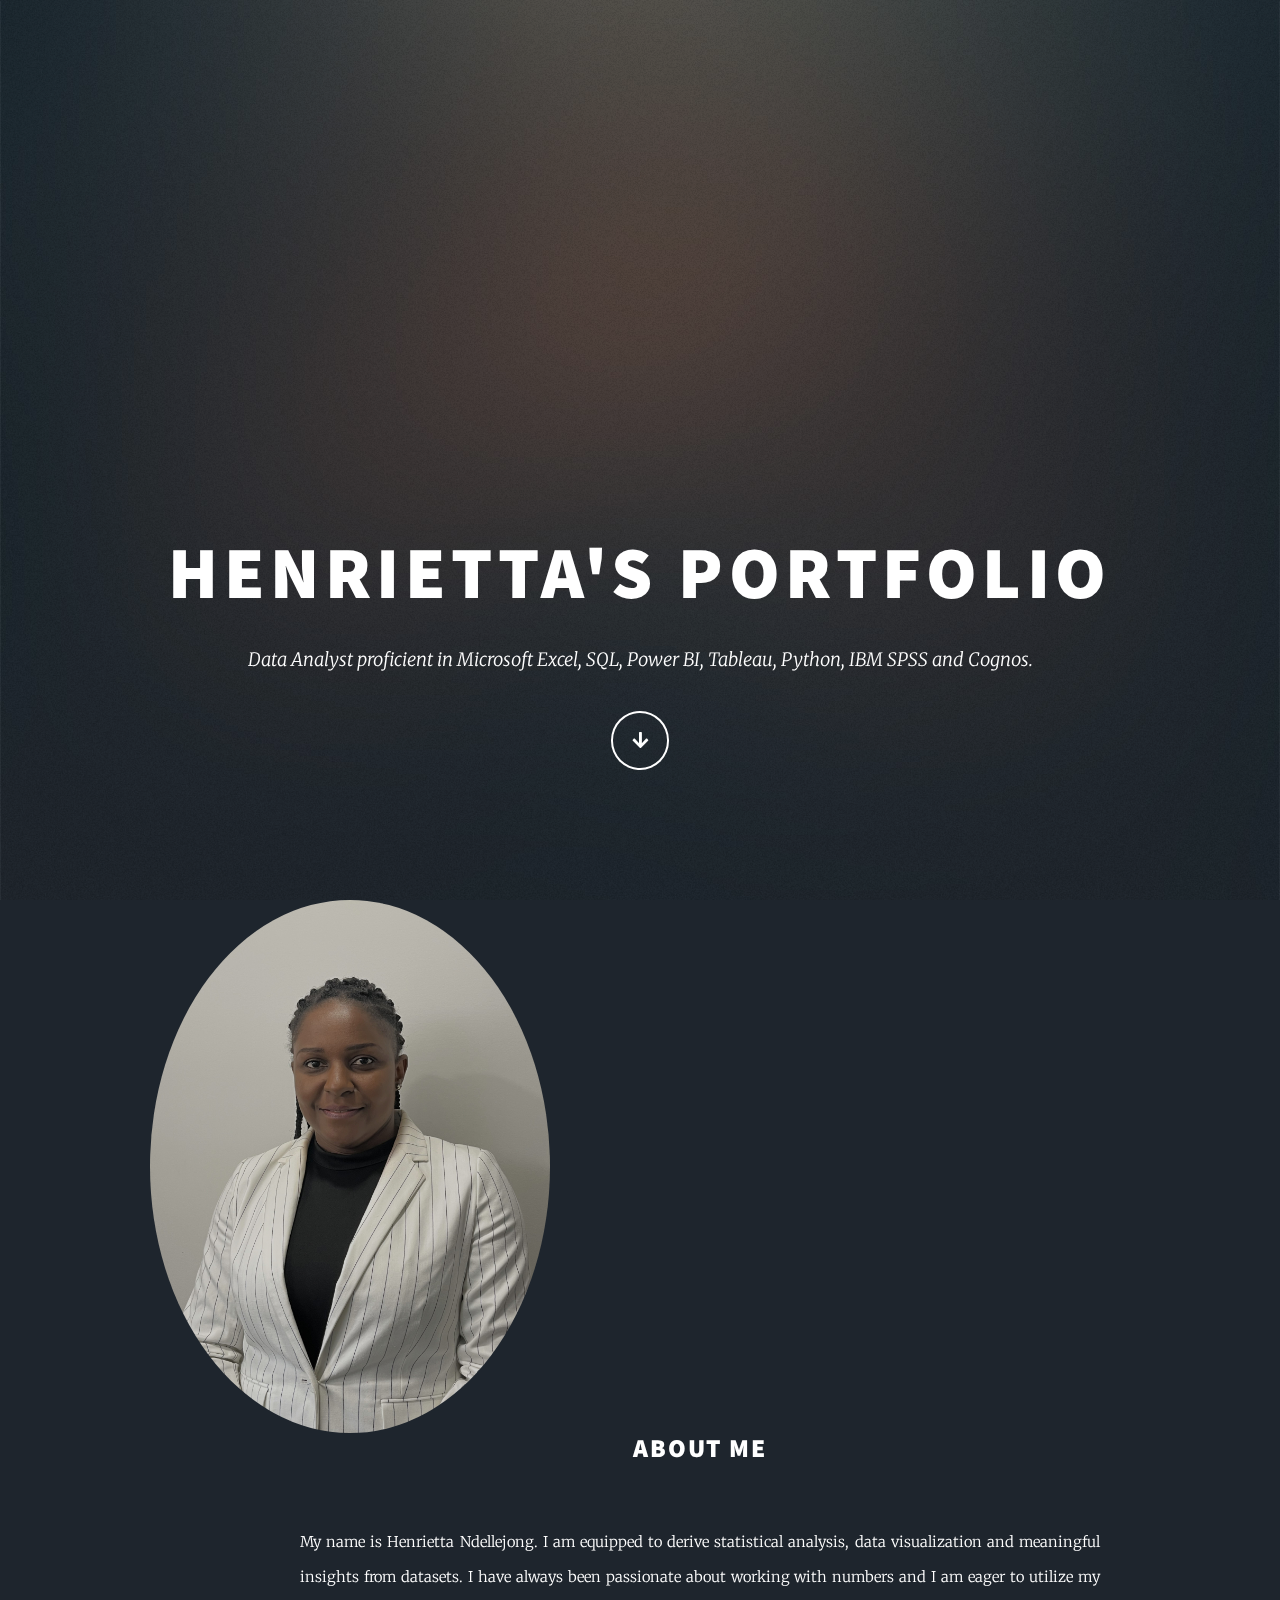
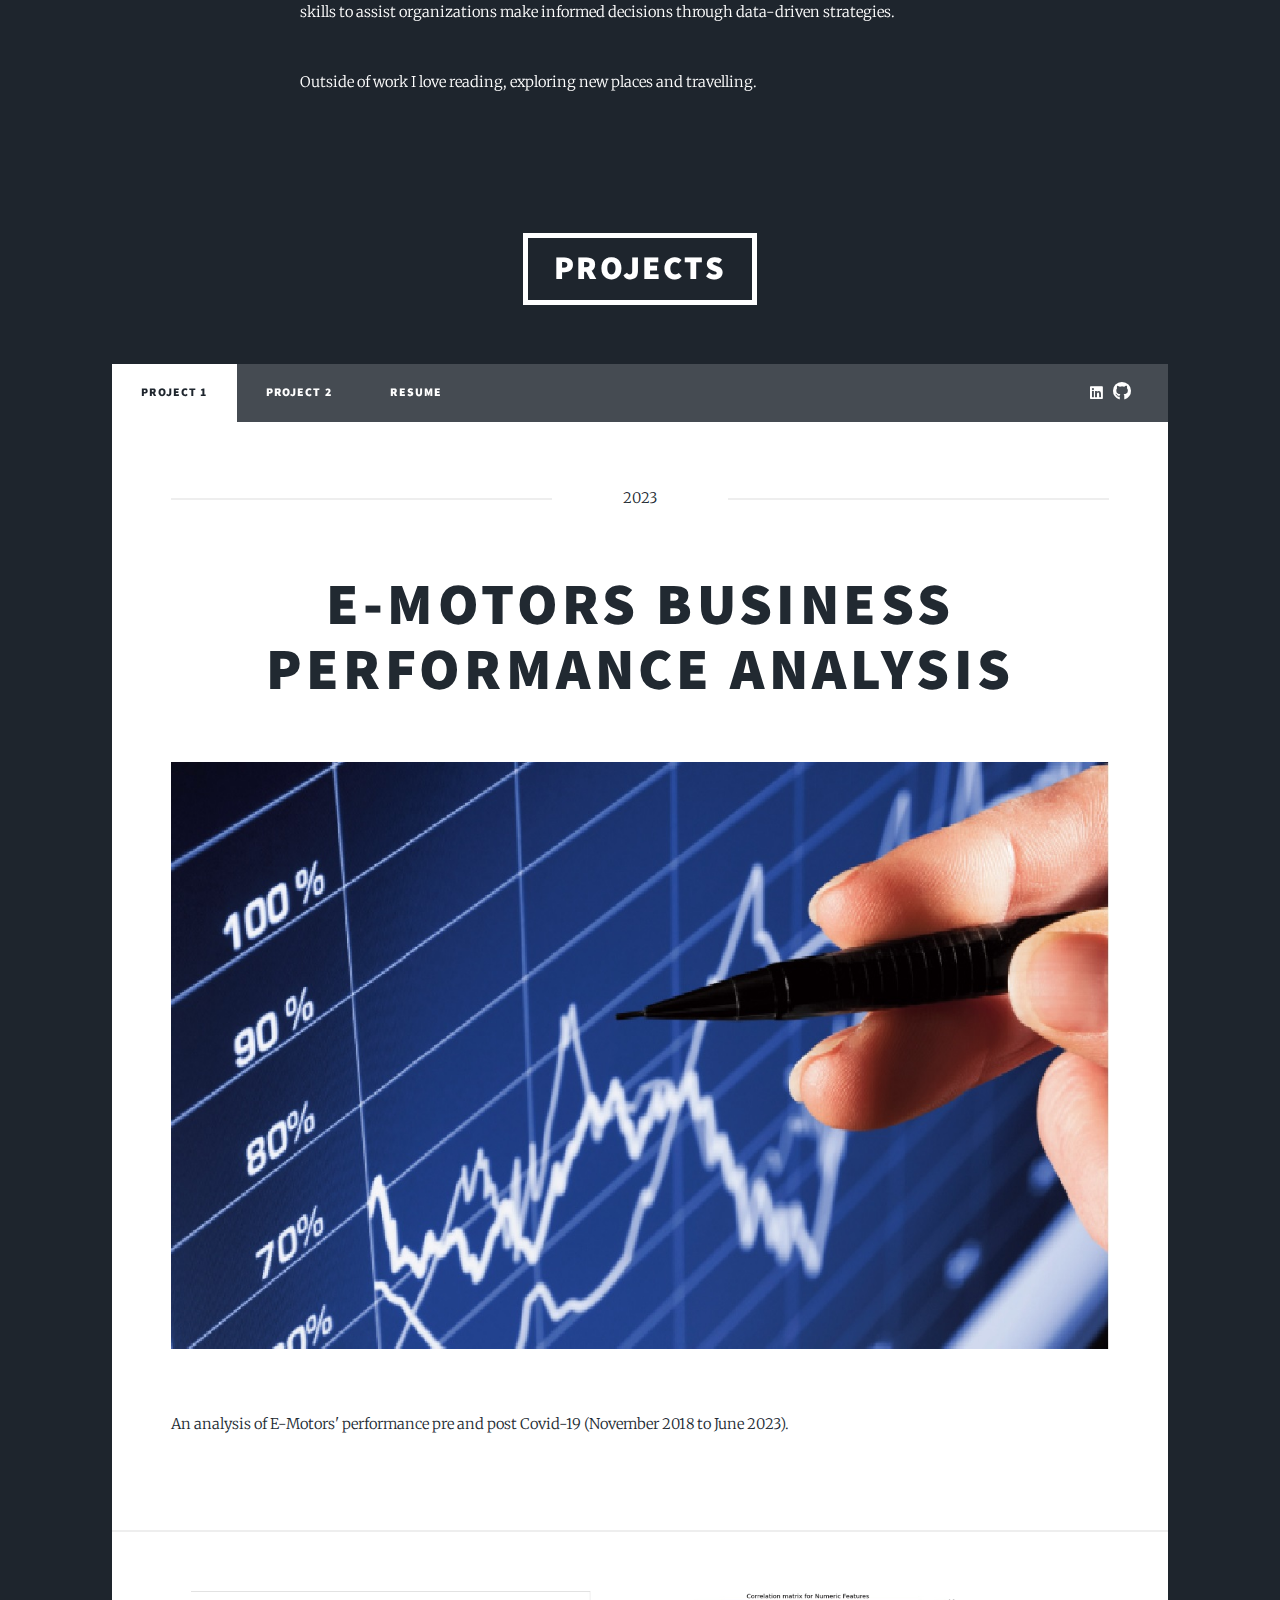
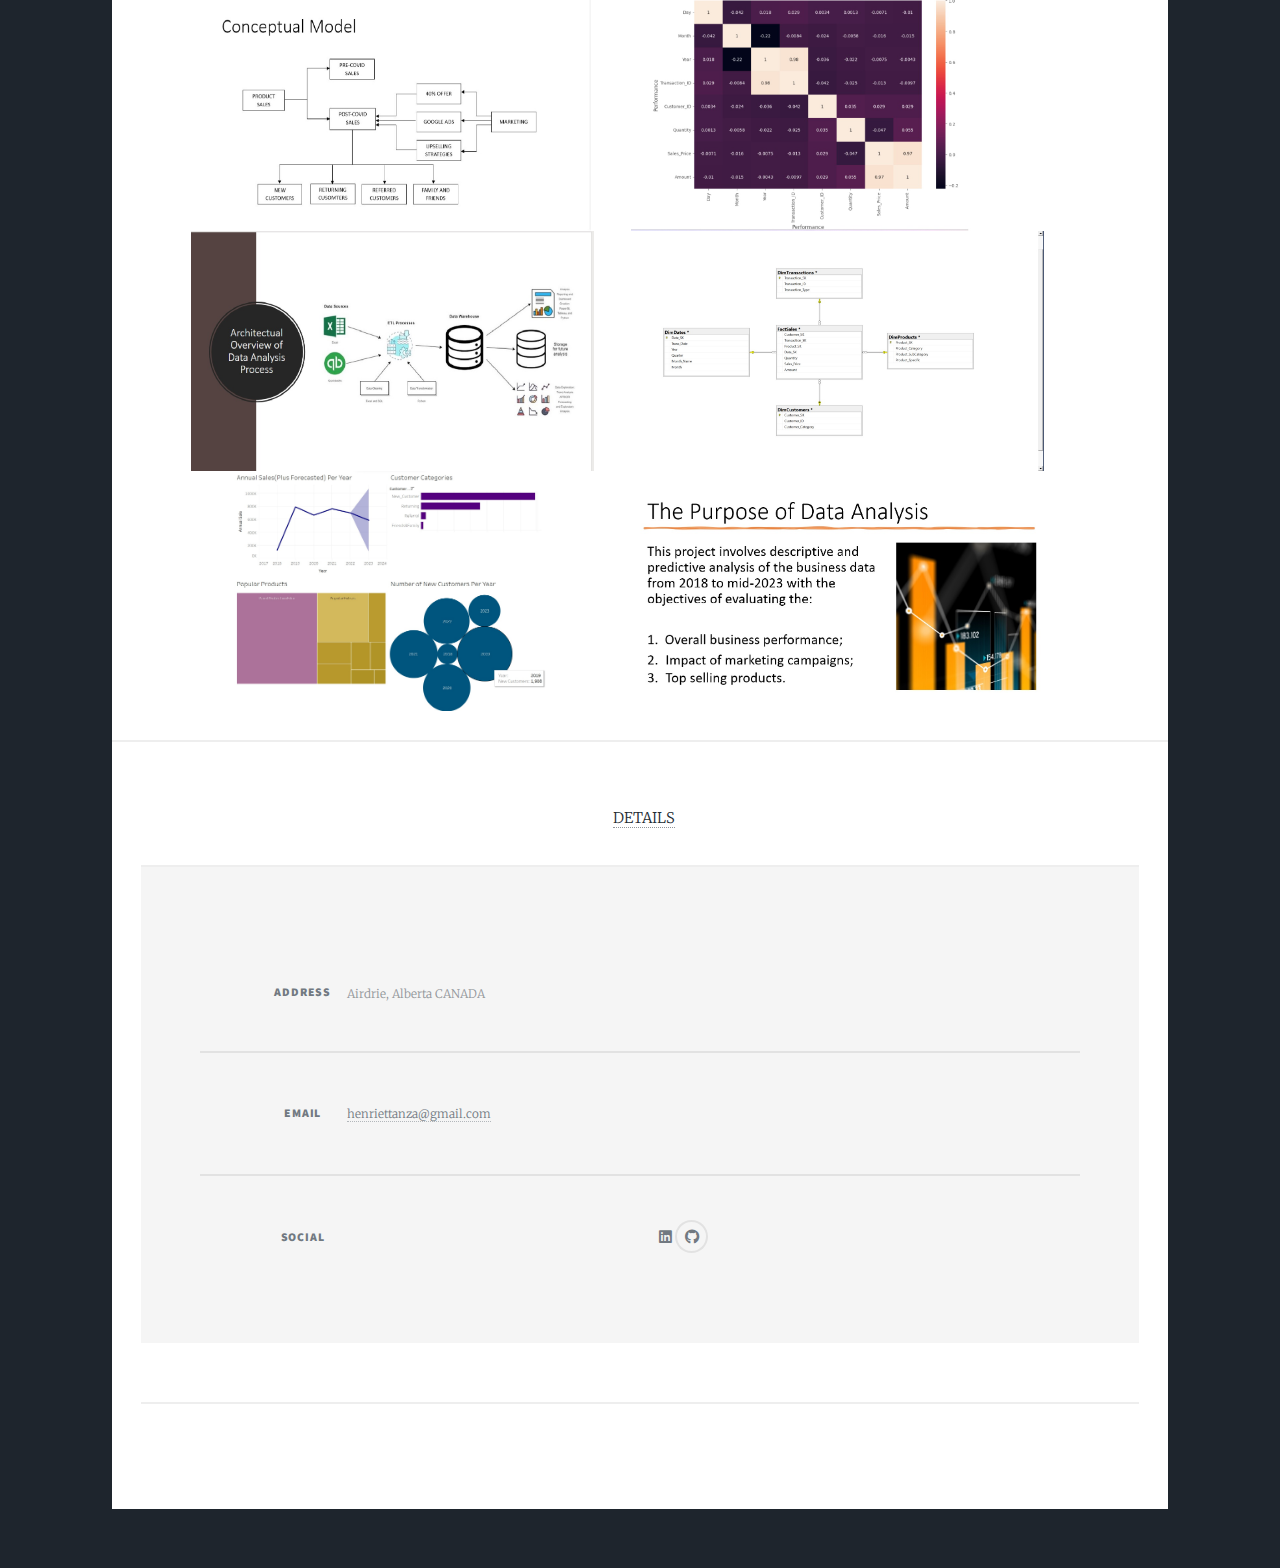
<file: index.html>
<!DOCTYPE HTML>
<!--
	Massively by HTML5 UP
	html5up.net | @ajlkn
	Free for personal and commercial use under the CCA 3.0 license (html5up.net/license)
-->
<html>
	<head>
		<title>Massively by HTML5 UP</title>
		<meta charset="utf-8" />
		<meta name="viewport" content="width=device-width, initial-scale=1, user-scalable=no" />
		<link rel="stylesheet" href="assets/css/main.css" />
		<noscript><link rel="stylesheet" href="assets/css/noscript.css" /></noscript>
	</head>
	<body class="is-preload">


		<!-- Wrapper -->
			<div id="wrapper" class="fade-in">


				<!-- Intro -->
					<div id="intro">
						<h1>Henrietta's Portfolio</h1>
						<p>Data Analyst proficient in Microsoft Excel, SQL, Power BI, Tableau, Python, IBM SPSS and Cognos. <a href="https://html5up.net/license"></a></p>
						
						
						<ul class="actions">
							<li><a href="#header" class="button icon solid solo fa-arrow-down scrolly">Continue</a></li>
						</ul>
					</div>

					<section id="about">
						<div class="content">
							<div class="about-container">
								<img src="images/portfolio-pic.jpg" alt="Henrietta's Profile Picture" class="profile-picture">
								<div class="about-text">
									<header class="major">
										<h2>About Me</h2>
									</header>
									<p>
										My name is Henrietta Ndellejong. I am equipped to derive statistical analysis, data visualization and meaningful insights from datasets. I have always been passionate about working with numbers and I am eager to utilize my skills to assist organizations make informed decisions through data-driven strategies.
										<br><br>
										Outside of work I love reading, exploring new places and travelling.
									</p>
								</div>
							</div>
						</div>
					</section>
					
					

				<!-- Header -->
					<header id="header">
						<a href="index.html" class="logo">Projects</a>
					</header>

				<!-- Nav -->
					<nav id="nav">
						<ul class="links">
							<li class="active"><a href="index.html">Project 1</a></li>
							<li><a href="generic.html">Project 2</a></li>
							<li><a href="elements.html">Resume</a></li>
				
						</ul>
						<ul class="icons">
							<a href="https://www.linkedin.com/in/henrietta-ndellejong-128893278/" class="icon brands alt fa-linkedin"><span class="label">LinkedIn</span></a></li>
									<li><a href="https://github.com/Henrietta-AWS" class="icon brands alt fa-github"><span class="label">GitHub</span></a></li>
						</ul>
					</nav>

				<!-- Main -->
				<div id="main">

					<!-- Featured Post -->
						<article class="post featured">
							<header class="major">
								<span class="date">2023</span>
								<h2><a href="#">E-Motors Business Performance Analysis</a></h2>
								
							</header>
							<a href="#" class="image main"><img src="images/project-1-pic.jpg" alt="" /></a>
						    <p>An analysis of E-Motors' performance pre and post Covid-19 (November 2018 to June 2023). </p>
							</ul>
						</article>

			
						<head>
							<style>
								.images {
									display: flex;
									flex-wrap: wrap;
									margin: 0 50px;
									padding: 30px;
								}
						  
								.photo {
									max-width: 50%;
									padding:0  20px;
									height: 240px;
								}
						  
								.photo img {
									width: 100%;
									height: 100%;
								}
							</style>
						</head>
						  
						<body>
							<div class="images">
								<div class="photo">
									<img src="images/project-1-1.jpg" alt="photo" />
								</div>
						  
								<div class="photo">
									<img src="images/project-1-python-corr.jpg" alt="photo" />
								</div>
								  
								<div class="photo">
									<img src="images/project-1-3.jpg" alt="photo" />
								</div>
								<div class="photo">
									<img src="images/sql-star-project1.jpg" alt="photo" />
								</div>

								<div class="photo">
									<img src="images/TableauForAutoProtectors.jpg" alt="photo" />
								</div>
								<div class="photo">
									<img src="images/project-1-2.jpg" alt="photo" />
								</div>
							</div>

								<ul class="link" style="text-align: center;">
						<li class="active"><a href="https://github.com/Henrietta-AWS/projects.github.io/wiki"> DETAILS </a></li>
						
								</ul>

							</body>

						
							
							
								
							

				<!-- Footer -->
					<footer id="footer">
						
						<section class="split contact">
							<section class="alt">
								<h3>Address</h3>
								<p>Airdrie, Alberta CANADA</p>
							</section>
							<section>
								<h3>Email</h3>
								<p><a href="#">henriettanza@gmail.com</a></p>
							</section>
							<section>
								<h3>Social</h3>
								<ul class="icons alt">
									<a href="https://www.linkedin.com/in/henrietta-ndellejong-128893278/" class="icon brands alt fa-linkedin"><span class="label">LinkedIn</span></a></li>
									<li><a href="https://github.com/Henrietta-AWS" class="icon brands alt fa-github"><span class="label">GitHub</span></a></li>
								</ul>
							</section>
						</section>
					</footer>

				<!-- Copyright -->
					<div id="copyright">
						<ul><li>&copy; Untitled</li><li>Design: <a href="https://html5up.net">HTML5 UP</a></li></ul>
					</div>

			</div>

		<!-- Scripts -->
			<script src="assets/js/jquery.min.js"></script>
			<script src="assets/js/jquery.scrollex.min.js"></script>
			<script src="assets/js/jquery.scrolly.min.js"></script>
			<script src="assets/js/browser.min.js"></script>
			<script src="assets/js/breakpoints.min.js"></script>
			<script src="assets/js/util.js"></script>
			<script src="assets/js/main.js"></script>

	</body>
</html>
</file>
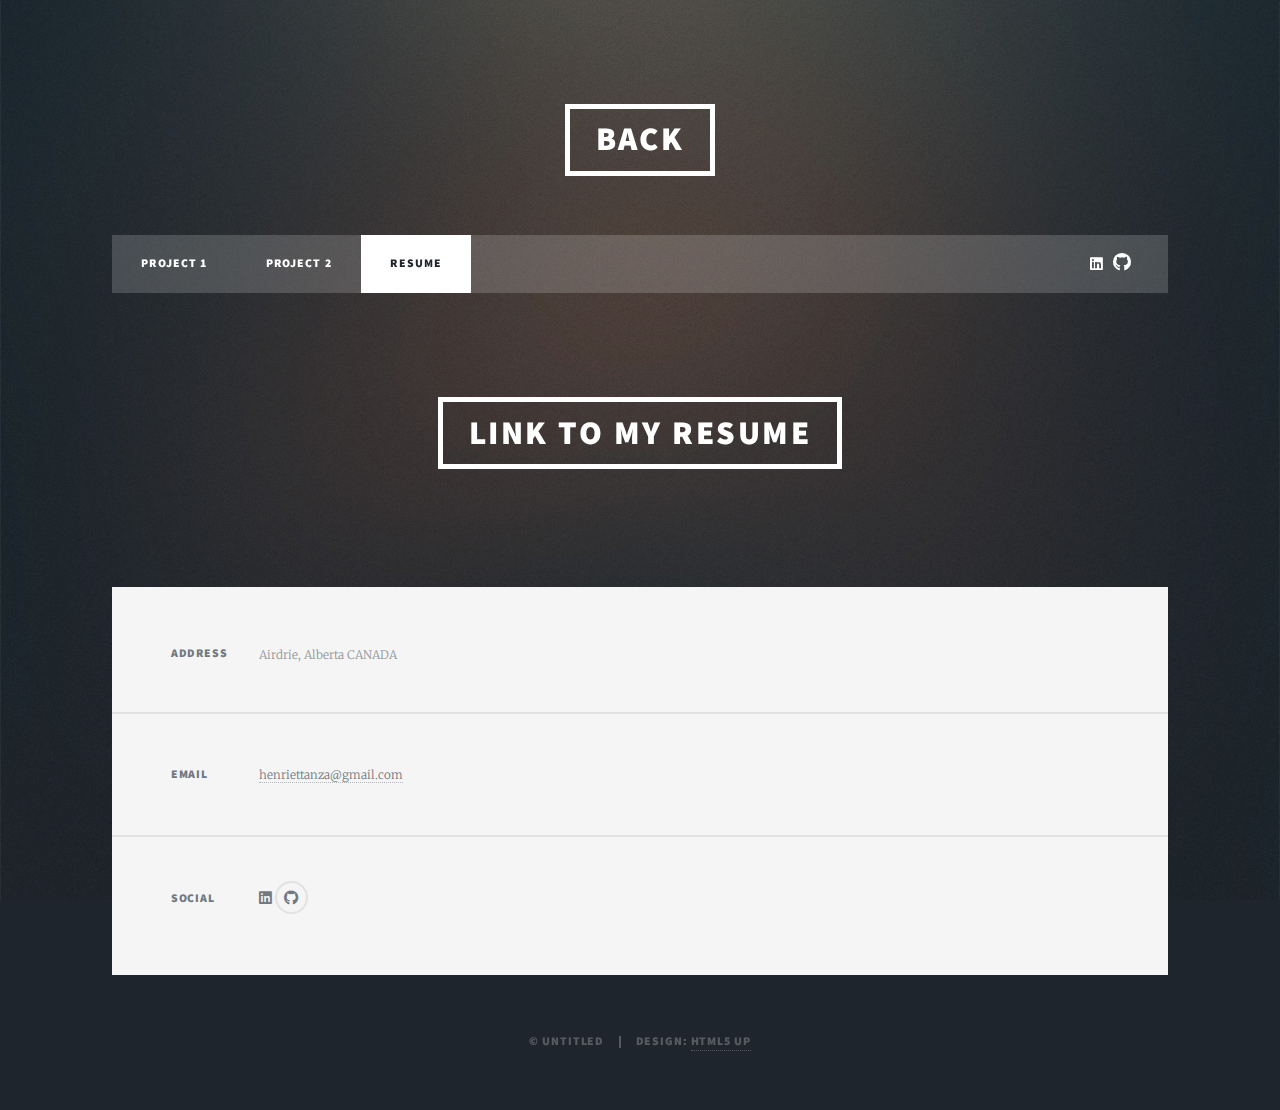
<file: elements.html>
<!DOCTYPE HTML>
<!--
	Massively by HTML5 UP
	html5up.net | @ajlkn
	Free for personal and commercial use under the CCA 3.0 license (html5up.net/license)
-->
<html>
	<head>
		<title>Elements Reference - Massively by HTML5 UP</title>
		<meta charset="utf-8" />
		<meta name="viewport" content="width=device-width, initial-scale=1, user-scalable=no" />
		<link rel="stylesheet" href="assets/css/main.css" />
		<noscript><link rel="stylesheet" href="assets/css/noscript.css" /></noscript>
	</head>
	<body class="is-preload">

		<!-- Wrapper -->
			<div id="wrapper">

				<!-- Header -->
					<header id="header">
						<a href="index.html" class="logo">BACK</a>
					</header>

				<!-- Nav -->
					<nav id="nav">
						<ul class="links">
							<li><a href="index.html">Project 1</a></li>
							<li><a href="generic.html">Project 2</a></li>
							<li class="active"><a href="elements.html">Resume</a></li>
						</ul>
						<ul class="icons">
							<a href="https://www.linkedin.com/in/henrietta-ndellejong-128893278/" class="icon brands alt fa-linkedin"><span class="label">LinkedIn</span></a></li>
									<li><a href="https://github.com/Henrietta-AWS" class="icon brands alt fa-github"><span class="label">GitHub</span></a></li>
						</ul>
						</ul>


						
					</nav>

					<!-- Header -->
					<header id="header">
						<a href="https://github.com/Henrietta-AWS/projects.github.io/wiki/RESUME" class="logo">LINK TO MY RESUME</a>
					</header>

				

				
				
				<!-- Footer -->
				<footer id="footer">
						
					<section class="split contact">
						<section class="alt">
							<h3>Address</h3>
							<p>Airdrie, Alberta CANADA</p>
						</section>
						<section>
							<h3>Email</h3>
							<p><a href="#">henriettanza@gmail.com</a></p>
						</section>
						<section>
							<h3>Social</h3>
							<ul class="icons alt">
								<a href="https://www.linkedin.com/in/henrietta-ndellejong-128893278/" class="icon brands alt fa-linkedin"><span class="label">LinkedIn</span></a></li>
								<li><a href="https://github.com/Henrietta-AWS" class="icon brands alt fa-github"><span class="label">GitHub</span></a></li>
							</ul>
						</section>
					</section>
				</footer>
				<!-- Copyright -->
					<div id="copyright">
						<ul><li>&copy; Untitled</li><li>Design: <a href="https://html5up.net">HTML5 UP</a></li></ul>
					</div>

			</div>

		<!-- Scripts -->
			<script src="assets/js/jquery.min.js"></script>
			<script src="assets/js/jquery.scrollex.min.js"></script>
			<script src="assets/js/jquery.scrolly.min.js"></script>
			<script src="assets/js/browser.min.js"></script>
			<script src="assets/js/breakpoints.min.js"></script>
			<script src="assets/js/util.js"></script>
			<script src="assets/js/main.js"></script>

	</body>
</html>
</file>
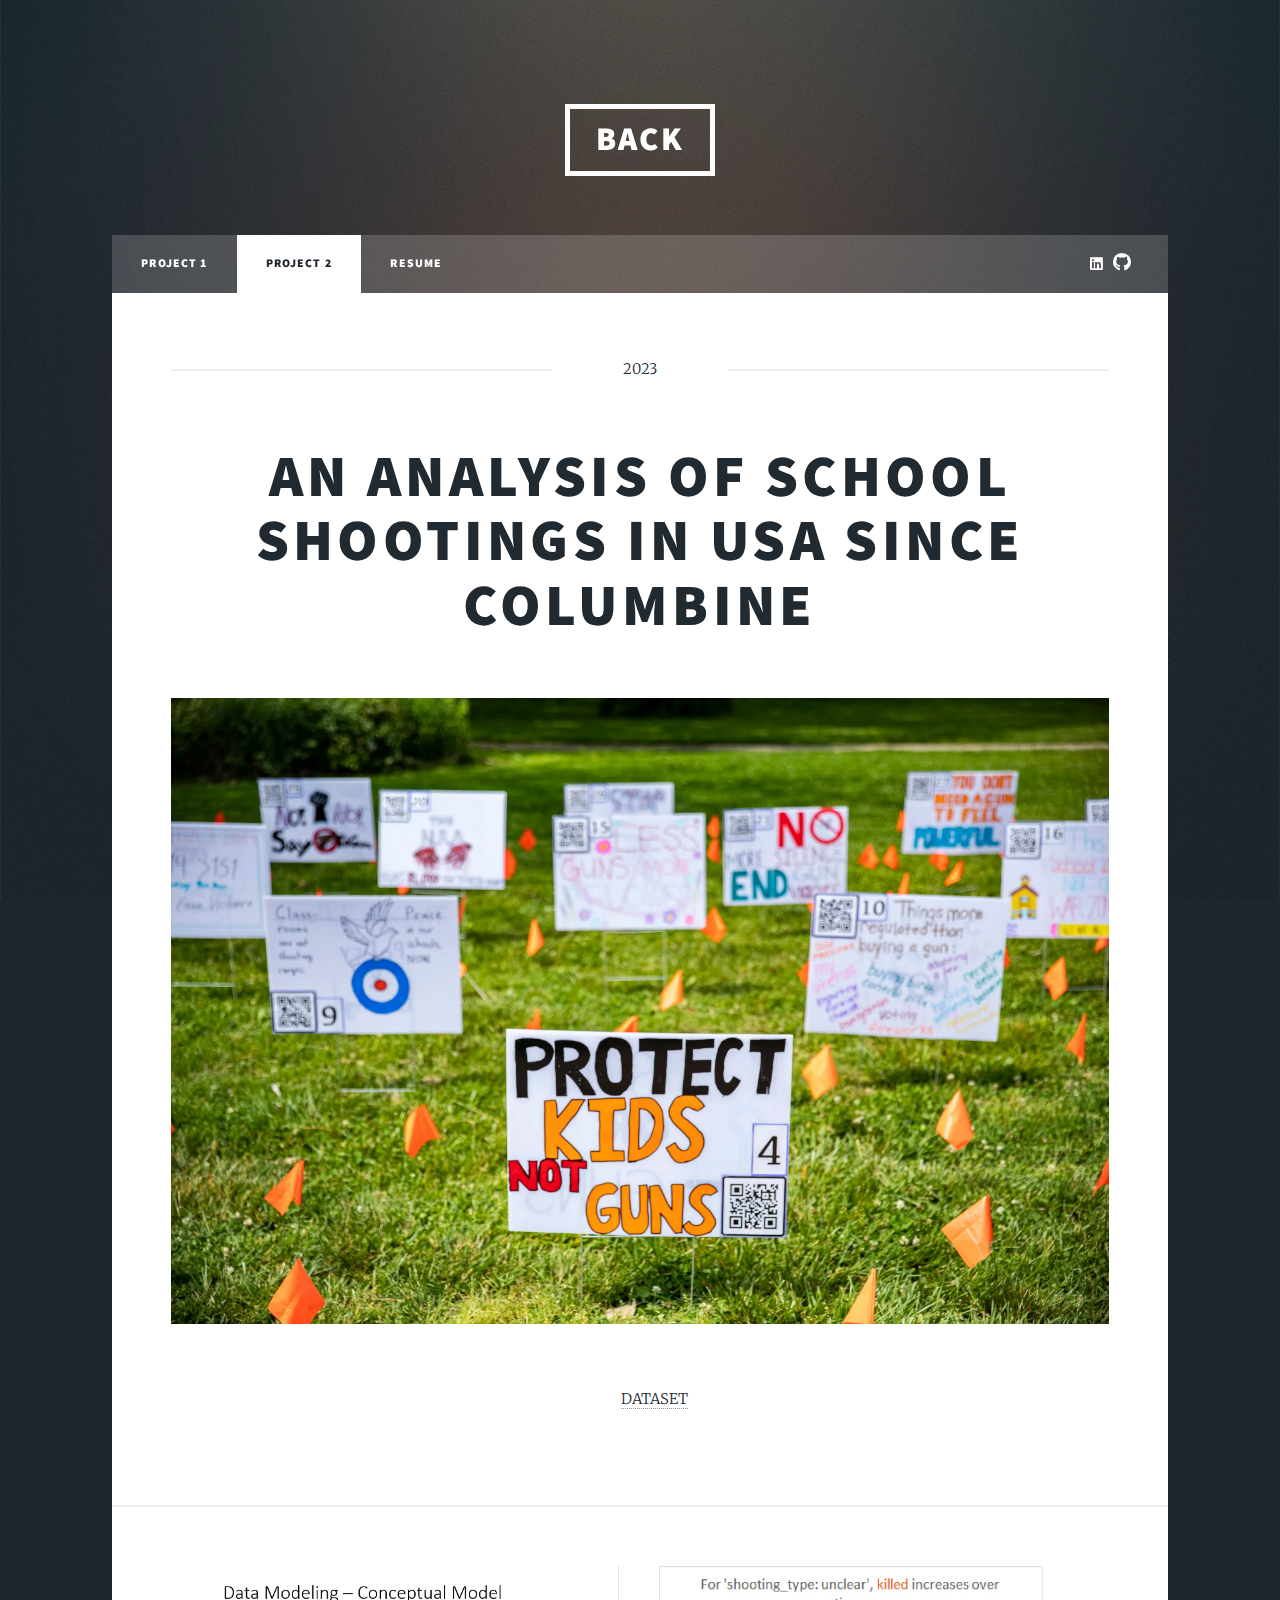
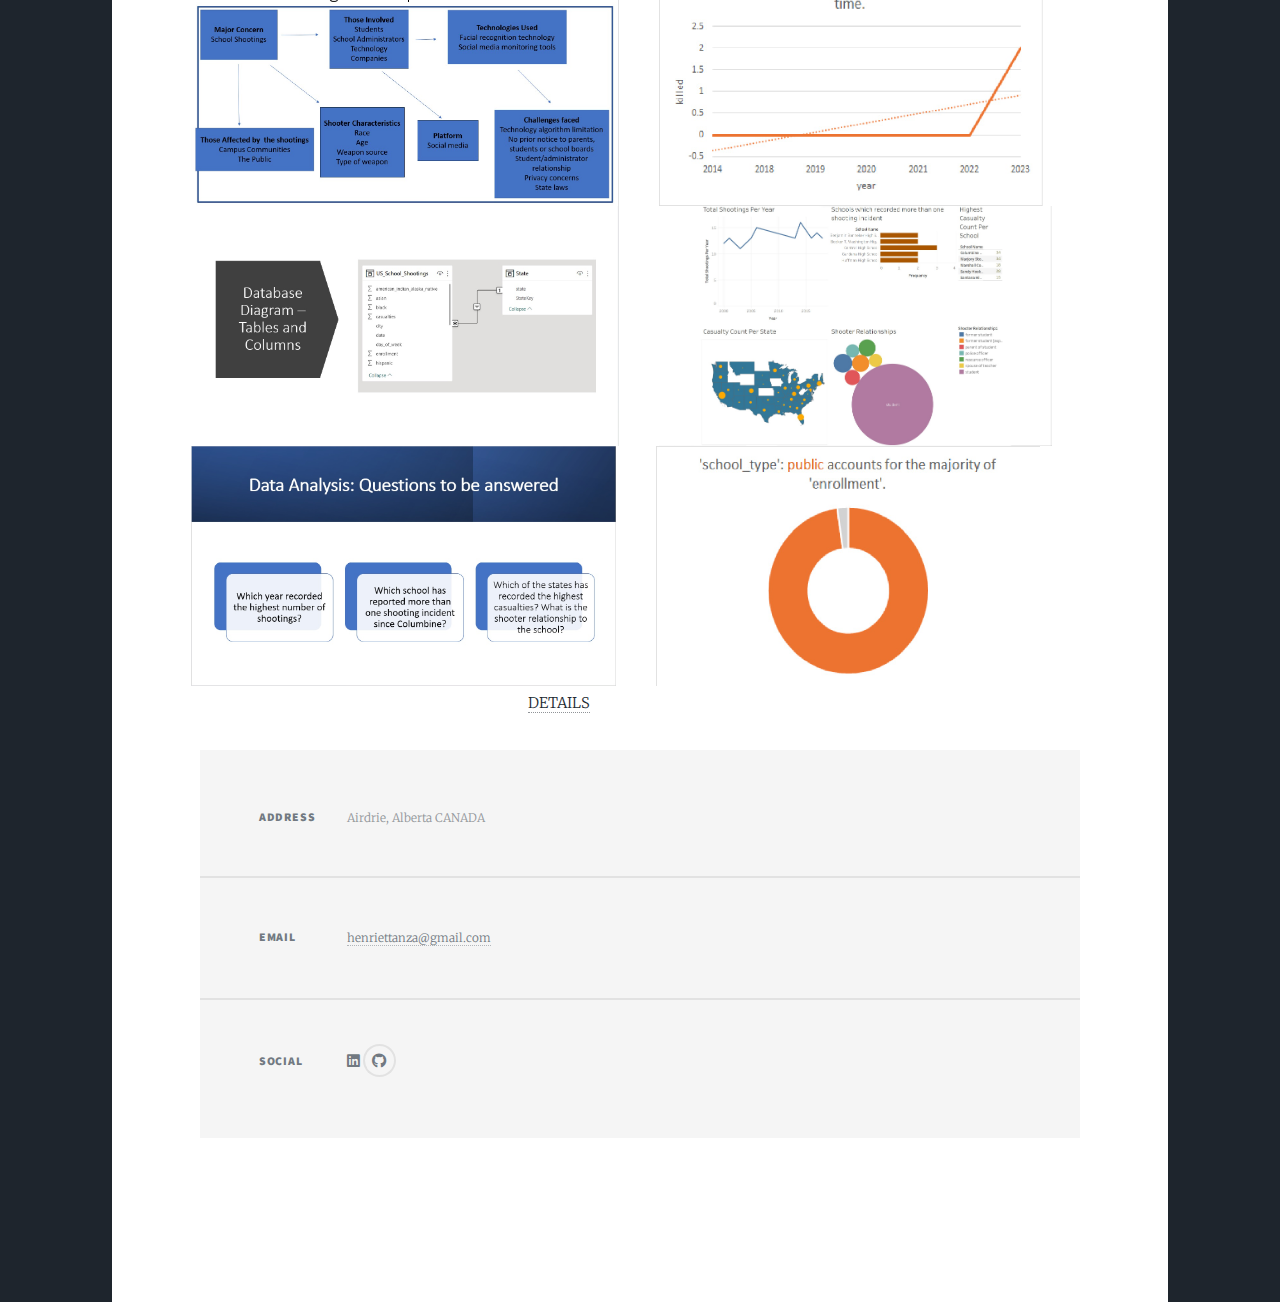
<file: generic.html>
<!DOCTYPE HTML>
<!--
	Massively by HTML5 UP
	html5up.net | @ajlkn
	Free for personal and commercial use under the CCA 3.0 license (html5up.net/license)
-->
<html>
	<head>
		<title>Microsoft Excel - Massively by HTML5 UP</title>
		<meta charset="utf-8" />
		<meta name="viewport" content="width=device-width, initial-scale=1, user-scalable=no" />
		<link rel="stylesheet" href="assets/css/main.css" />
		<noscript><link rel="stylesheet" href="assets/css/noscript.css" /></noscript>
	</head>
	<body class="is-preload">

		<!-- Wrapper -->
			<div id="wrapper">

				<!-- Header -->
					<header id="header">
						<a href="index.html" class="logo">BACK</a>
					</header>

				<!-- Nav -->
					<nav id="nav">
						<ul class="links">
							<li><a href="index.html">Project 1</a></li>
							<li class="active"><a href="generic.html">Project 2</a></li>
							<li><a href="elements.html">Resume</a></li>
						</ul>
						<ul class="icons">
							<a href="https://www.linkedin.com/in/henrietta-ndellejong-128893278/" class="icon brands alt fa-linkedin"><span class="label">LinkedIn</span></a></li>
									<li><a href="https://github.com/Henrietta-AWS" class="icon brands alt fa-github"><span class="label">GitHub</span></a></li>
						</ul>
					</nav>

				<!-- Main -->
				<div id="main">

					<!-- Featured Post -->
						<article class="post featured">
							<header class="major">
								<span class="date">2023</span>
								<h2><a href="#">An analysis of school shootings in USA since Columbine</a></h2>
								
							</header>
							<a href="#" class="image main"><img src="images/columbine-pic.jpg" alt="" /></a>
							<ul class="actions" style="text-align: center;">
								<li class="active"><a href="https://github.com/washingtonpost/data-school-shootings">DATASET</a></li>
							</ul>
			
						</article>

			
						<head>
							<style>
								.images {
									display: flex;
									flex-wrap: wrap;
									margin: 0 50px;
									padding: 30px;
								}
						  
								.photo {
									max-width: 50%;
									padding:0  20px;
									height: 240px;
								}
						  
								.photo img {
									width: 100%;
									height: 100%;
								}
							</style>
						</head>
						  
						<body>
							<div class="images">
								<div class="photo">
									<img src="images/columbine-1.jpg" alt="photo" />
								</div>

								<div class="photo">
									<img src="images/project-2-casualties.jpg" alt="photo" />
								</div>
						  
								<div class="photo">
									<img src="images/columbine-2.jpg" alt="photo" />
								</div>
								  
								<div class="photo">
									<img src="images/TableauForColumbineShooting.jpg" alt="photo" />
								</div>

								<div class="photo">
									<img src="images/columbine-3.jpg" alt="photo" />
								</div>

								<div class="photo">
									<img src="images/project-2-school-type.jpg" alt="photo" />
								</div>

								<ul class="link" style="text-align: center;">
									<li class="active"><a href="https://github.com/Henrietta-AWS/projects.github.io/wiki/An-Analysis-of-School-Shootings-since-Columbine">DETAILS</a></li>
								</ul>
						<body>
						<!-- Footer -->
					<footer id="footer">
						
						<section class="split contact">
							<section class="alt">
								<h3>Address</h3>
								<p>Airdrie, Alberta CANADA</p>
							</section>
							<section>
								<h3>Email</h3>
								<p><a href="#">henriettanza@gmail.com</a></p>
							</section>
							<section>
								<h3>Social</h3>
								<ul class="icons alt">
									<a href="https://www.linkedin.com/in/henrietta-ndellejong-128893278/" class="icon brands alt fa-linkedin"><span class="label">LinkedIn</span></a></li>
									<li><a href="https://github.com/Henrietta-AWS" class="icon brands alt fa-github"><span class="label">GitHub</span></a></li>
								</ul>
							</section>
						</section>
					</footer>

				<!-- Copyright -->
					<div id="copyright">
						<ul><li>&copy; Untitled</li><li>Design: <a href="https://html5up.net">HTML5 UP</a></li></ul>
					</div>

			</div>

		<!-- Scripts -->
			<script src="assets/js/jquery.min.js"></script>
			<script src="assets/js/jquery.scrollex.min.js"></script>
			<script src="assets/js/jquery.scrolly.min.js"></script>
			<script src="assets/js/browser.min.js"></script>
			<script src="assets/js/breakpoints.min.js"></script>
			<script src="assets/js/util.js"></script>
			<script src="assets/js/main.js"></script>

	</body>

</html>
</file>
<file: assets/css/main.css>
@import url(fontawesome-all.min.css);
@import url("https://fonts.googleapis.com/css?family=Merriweather:300,700,300italic,700italic|Source+Sans+Pro:900");

/*
	Massively by HTML5 UP
	html5up.net | @ajlkn
	Free for personal and commercial use under the CCA 3.0 license (html5up.net/license)
*/

html, body, div, span, applet, object,
iframe, h1, h2, h3, h4, h5, h6, p, blockquote,
pre, a, abbr, acronym, address, big, cite,
code, del, dfn, em, img, ins, kbd, q, s, samp,
small, strike, strong, sub, sup, tt, var, b,
u, i, center, dl, dt, dd, ol, ul, li, fieldset,
form, label, legend, table, caption, tbody,
tfoot, thead, tr, th, td, article, aside,
canvas, details, embed, figure, figcaption,
footer, header, hgroup, menu, nav, output, ruby,
section, summary, time, mark, audio, video {
	margin: 0;
	padding: 0;
	border: 0;
	font-size: 100%;
	font: inherit;
	vertical-align: baseline;}

article, aside, details, figcaption, figure,
footer, header, hgroup, menu, nav, section {
	display: block;}

body {
	line-height: 1;
}

ol, ul {
	list-style: none;
}

blockquote, q {
	quotes: none;
}

	blockquote:before, blockquote:after, q:before, q:after {
		content: '';
		content: none;
	}

table {
	border-collapse: collapse;
	border-spacing: 0;
}

body {
	-webkit-text-size-adjust: none;
}

mark {
	background-color: transparent;
	color: inherit;
}

.actions {
    list-style-type: none;
    padding: 0;
    text-align: center; /* Center the text in the list */
}

.actions li {
    display: inline;
    margin: 0 450px; /* Adjust the margin as needed */
}


.profile-picture {
    max-width: 400px; /* Adjust the size as needed */
    border-radius: 50%; /* Makes the image circular */
}

#about {
    color: #ffffff; /* Set the font color to white */
}

#about h2 {
    word-wrap: break-word;
    color: #ffffff; /* Set the font color to white */
}

#about {
    word-wrap: break-word;
}

.about-container {
    display: flex;
    align-items: center;
    justify-content: flex-start;
	flex-wrap: wrap;
	margin-left: 150px;
}

.profile-picture {
    max-width: 400px;
    border-radius: 50%;
}

.about-text {
	max-width: 800px;
    flex-grow: 1;
    margin-left: 150px; /* Adjust as needed */
}

input::-moz-focus-inner {
	border: 0;
	padding: 0;
}

.image.main img {
    width: 5%;
    height: auto;
}

.image.main {
    display: none;
    align-items: center;
}

input, select, textarea {
	-moz-appearance: none;
	-webkit-appearance: none;
	-ms-appearance: none;
	appearance: none;
}

/* Basic */

	@-ms-viewport {
		width: device-width;
	}

	body {
		-ms-overflow-style: scrollbar;
	}

	@media screen and (max-width: 480px) {

		html, body {
			min-width: 320px;
		}

	}

	html {
		box-sizing: border-box;
	}

	*, *:before, *:after {
		box-sizing: inherit;
	}

	body {
		background-color: #1e252d;
	}

		body.is-preload *, body.is-preload *:before, body.is-preload *:after {
			-moz-animation: none !important;
			-webkit-animation: none !important;
			-ms-animation: none !important;
			animation: none !important;
			-moz-transition: none !important;
			-webkit-transition: none !important;
			-ms-transition: none !important;
			transition: none !important;
		}

/* Type */

	html {
		font-size: 16pt;
	}

		@media screen and (max-width: 1680px) {

			html {
				font-size: 12pt;
			}

		}

		@media screen and (max-width: 1280px) {

			html {
				font-size: 11pt;
			}

		}

		@media screen and (max-width: 360px) {

			html {
				font-size: 10pt;
			}

		}

	body {
		color: #212931;
	}

	body, input, select, textarea {
		font-family: "Merriweather", Georgia, serif;
		font-weight: 300;
		font-size: 1rem;
		line-height: 2.375;
	}

	a {
		-moz-transition: color 0.2s ease-in-out, background-color 0.2s ease-in-out, border-color 0.2s ease-in-out, box-shadow 0.2s ease-in-out;
		-webkit-transition: color 0.2s ease-in-out, background-color 0.2s ease-in-out, border-color 0.2s ease-in-out, box-shadow 0.2s ease-in-out;
		-ms-transition: color 0.2s ease-in-out, background-color 0.2s ease-in-out, border-color 0.2s ease-in-out, box-shadow 0.2s ease-in-out;
		transition: color 0.2s ease-in-out, background-color 0.2s ease-in-out, border-color 0.2s ease-in-out, box-shadow 0.2s ease-in-out;
		border-bottom: dotted 1px;
		text-decoration: none;
	}

		a:hover {
			border-bottom-color: transparent;
		}

	strong, b {
		font-weight: 600;
	}

	em, i {
		font-style: italic;
	}

	p {
		text-align: justify;
		margin: 0 0 2rem 0;
	}

	.link {
		list-style-type: none; /* Removes the default bullet point */
		padding: 0; /* Removes any default padding */
	}

	.link {
		list-style-type: none;
		padding: 0;
		text-align: center; /* Center the text in the list */
	}
	
	.link li {
		display: inline;
		margin: 0 350px; /* Adjust the margin as needed */
	}	
	

	h1, h2, h3, h4, h5, h6 {
		font-family: "Source Sans Pro", Helvetica, sans-serif;
		font-weight: 900;
		line-height: 1.5;
		letter-spacing: 0.075em;
		text-transform: uppercase;
		margin: 0 0 1rem 0;
	}

		h1 a, h2 a, h3 a, h4 a, h5 a, h6 a {
			border-bottom: 0;
			color: inherit;
			text-decoration: none;
		}

	h1 {
		font-size: 4rem;
		line-height: 1.1;
		margin: 0 0 2rem 0;
	}

	h2 {
		font-size: 1.75rem;
		line-height: 1.3;
		margin: 0 0 1.5rem 0;
	}

	h3 {
		font-size: 1.25rem;
		margin: 0 0 1.5rem 0;
	}

	h4 {
		font-size: 1rem;
	}

	h5 {
		font-size: 0.9rem;
	}

	h6 {
		font-size: 0.8rem;
	}

	sub {
		font-size: 0.8rem;
		position: relative;
		top: 0.5rem;
	}

	sup {
		font-size: 0.8rem;
		position: relative;
		top: -0.5rem;
	}

	blockquote {
		border-left: solid 4px;
		font-style: italic;
		margin: 0 0 2rem 0;
		padding: 0.5rem 0 0.5rem 2rem;
	}

	code {
		border: solid 2px;
		font-family: "Courier New", monospace;
		font-size: 0.9rem;
		margin: 0 0.25rem;
		padding: 0.25rem 0.65rem;
	}

	pre {
		-webkit-overflow-scrolling: touch;
		font-family: "Courier New", monospace;
		font-size: 0.9rem;
		margin: 0 0 2rem 0;
	}

		pre code {
			display: block;
			line-height: 1.75;
			padding: 1rem 1.5rem;
			overflow-x: auto;
		}

	hr {
		border: 0;
		border-bottom: solid 2px;
		margin: 3rem 0;
	}

		hr.major {
			margin: 5rem 0;
		}

	.align-left {
		text-align: left;
	}

	.align-center {
		text-align: center;
	}

	.align-right {
		text-align: right;
	}

	input, select, textarea {
		color: #212931;
	}

	a {
		color: #212931;
		border-bottom-color: rgba(33, 41, 49, 0.5);
	}

		a:hover {
			border-bottom-color: transparent;
			color: #18bfef !important;
		}

	strong, b {
		color: #212931;
	}

	h1, h2, h3, h4, h5, h6 {
		color: #212931;
	}

	blockquote {
		border-left-color: #eeeeee;
	}

	code {
		background: rgba(220, 220, 220, 0.25);
		border-color: #eeeeee;
	}

	hr {
		border-bottom-color: #eeeeee;
	}

/* Row */

	.row {
		display: flex;
		flex-wrap: wrap;
		box-sizing: border-box;
		align-items: stretch;
	}

		.row > * {
			box-sizing: border-box;
		}

		.row.gtr-uniform > * > :last-child {
			margin-bottom: 0;
		}

		.row.aln-left {
			justify-content: flex-start;
		}

		.row.aln-center {
			justify-content: center;
		}

		.row.aln-right {
			justify-content: flex-end;
		}

		.row.aln-top {
			align-items: flex-start;
		}

		.row.aln-middle {
			align-items: center;
		}

		.row.aln-bottom {
			align-items: flex-end;
		}

		.row > .imp {
			order: -1;
		}

		.row > .col-1 {
			width: 8.33333%;
		}

		.row > .off-1 {
			margin-left: 8.33333%;
		}

		.row > .col-2 {
			width: 16.66667%;
		}

		.row > .off-2 {
			margin-left: 16.66667%;
		}

		.row > .col-3 {
			width: 25%;
		}

		.row > .off-3 {
			margin-left: 25%;
		}

		.row > .col-4 {
			width: 33.33333%;
		}

		.row > .off-4 {
			margin-left: 33.33333%;
		}

		.row > .col-5 {
			width: 41.66667%;
		}

		.row > .off-5 {
			margin-left: 41.66667%;
		}

		.row > .col-6 {
			width: 50%;
		}

		.row > .off-6 {
			margin-left: 50%;
		}

		.row > .col-7 {
			width: 58.33333%;
		}

		.row > .off-7 {
			margin-left: 58.33333%;
		}

		.row > .col-8 {
			width: 66.66667%;
		}

		.row > .off-8 {
			margin-left: 66.66667%;
		}

		.row > .col-9 {
			width: 75%;
		}

		.row > .off-9 {
			margin-left: 75%;
		}

		.row > .col-10 {
			width: 83.33333%;
		}

		.row > .off-10 {
			margin-left: 83.33333%;
		}

		.row > .col-11 {
			width: 91.66667%;
		}

		.row > .off-11 {
			margin-left: 91.66667%;
		}

		.row > .col-12 {
			width: 100%;
		}

		.row > .off-12 {
			margin-left: 100%;
		}

		.row.gtr-0 {
			margin-top: 0;
			margin-left: 0rem;
		}

			.row.gtr-0 > * {
				padding: 0 0 0 0rem;
			}

			.row.gtr-0.gtr-uniform {
				margin-top: 0rem;
			}

				.row.gtr-0.gtr-uniform > * {
					padding-top: 0rem;
				}

		.row.gtr-25 {
			margin-top: 0;
			margin-left: -0.375rem;
		}

			.row.gtr-25 > * {
				padding: 0 0 0 0.375rem;
			}

			.row.gtr-25.gtr-uniform {
				margin-top: -0.375rem;
			}

				.row.gtr-25.gtr-uniform > * {
					padding-top: 0.375rem;
				}

		.row.gtr-50 {
			margin-top: 0;
			margin-left: -0.75rem;
		}

			.row.gtr-50 > * {
				padding: 0 0 0 0.75rem;
			}

			.row.gtr-50.gtr-uniform {
				margin-top: -0.75rem;
			}

				.row.gtr-50.gtr-uniform > * {
					padding-top: 0.75rem;
				}

		.row {
			margin-top: 0;
			margin-left: -1.5rem;
		}

			.row > * {
				padding: 0 0 0 1.5rem;
			}

			.row.gtr-uniform {
				margin-top: -1.5rem;
			}

				.row.gtr-uniform > * {
					padding-top: 1.5rem;
				}

		.row.gtr-150 {
			margin-top: 0;
			margin-left: -2.25rem;
		}

			.row.gtr-150 > * {
				padding: 0 0 0 2.25rem;
			}

			.row.gtr-150.gtr-uniform {
				margin-top: -2.25rem;
			}

				.row.gtr-150.gtr-uniform > * {
					padding-top: 2.25rem;
				}

		.row.gtr-200 {
			margin-top: 0;
			margin-left: -3rem;
		}

			.row.gtr-200 > * {
				padding: 0 0 0 3rem;
			}

			.row.gtr-200.gtr-uniform {
				margin-top: -3rem;
			}

				.row.gtr-200.gtr-uniform > * {
					padding-top: 3rem;
				}

		@media screen and (max-width: 1680px) {

			.row {
				display: flex;
				flex-wrap: wrap;
				box-sizing: border-box;
				align-items: stretch;
			}

				.row > * {
					box-sizing: border-box;
				}

				.row.gtr-uniform > * > :last-child {
					margin-bottom: 0;
				}

				.row.aln-left {
					justify-content: flex-start;
				}

				.row.aln-center {
					justify-content: center;
				}

				.row.aln-right {
					justify-content: flex-end;
				}

				.row.aln-top {
					align-items: flex-start;
				}

				.row.aln-middle {
					align-items: center;
				}

				.row.aln-bottom {
					align-items: flex-end;
				}

				.row > .imp-xlarge {
					order: -1;
				}

				.row > .col-1-xlarge {
					width: 8.33333%;
				}

				.row > .off-1-xlarge {
					margin-left: 8.33333%;
				}

				.row > .col-2-xlarge {
					width: 16.66667%;
				}

				.row > .off-2-xlarge {
					margin-left: 16.66667%;
				}

				.row > .col-3-xlarge {
					width: 25%;
				}

				.row > .off-3-xlarge {
					margin-left: 25%;
				}

				.row > .col-4-xlarge {
					width: 33.33333%;
				}

				.row > .off-4-xlarge {
					margin-left: 33.33333%;
				}

				.row > .col-5-xlarge {
					width: 41.66667%;
				}

				.row > .off-5-xlarge {
					margin-left: 41.66667%;
				}

				.row > .col-6-xlarge {
					width: 50%;
				}

				.row > .off-6-xlarge {
					margin-left: 50%;
				}

				.row > .col-7-xlarge {
					width: 58.33333%;
				}

				.row > .off-7-xlarge {
					margin-left: 58.33333%;
				}

				.row > .col-8-xlarge {
					width: 66.66667%;
				}

				.row > .off-8-xlarge {
					margin-left: 66.66667%;
				}

				.row > .col-9-xlarge {
					width: 75%;
				}

				.row > .off-9-xlarge {
					margin-left: 75%;
				}

				.row > .col-10-xlarge {
					width: 83.33333%;
				}

				.row > .off-10-xlarge {
					margin-left: 83.33333%;
				}

				.row > .col-11-xlarge {
					width: 91.66667%;
				}

				.row > .off-11-xlarge {
					margin-left: 91.66667%;
				}

				.row > .col-12-xlarge {
					width: 100%;
				}

				.row > .off-12-xlarge {
					margin-left: 100%;
				}

				.row.gtr-0 {
					margin-top: 0;
					margin-left: 0rem;
				}

					.row.gtr-0 > * {
						padding: 0 0 0 0rem;
					}

					.row.gtr-0.gtr-uniform {
						margin-top: 0rem;
					}

						.row.gtr-0.gtr-uniform > * {
							padding-top: 0rem;
						}

				.row.gtr-25 {
					margin-top: 0;
					margin-left: -0.375rem;
				}

					.row.gtr-25 > * {
						padding: 0 0 0 0.375rem;
					}

					.row.gtr-25.gtr-uniform {
						margin-top: -0.375rem;
					}

						.row.gtr-25.gtr-uniform > * {
							padding-top: 0.375rem;
						}

				.row.gtr-50 {
					margin-top: 0;
					margin-left: -0.75rem;
				}

					.row.gtr-50 > * {
						padding: 0 0 0 0.75rem;
					}

					.row.gtr-50.gtr-uniform {
						margin-top: -0.75rem;
					}

						.row.gtr-50.gtr-uniform > * {
							padding-top: 0.75rem;
						}

				.row {
					margin-top: 0;
					margin-left: -1.5rem;
				}

					.row > * {
						padding: 0 0 0 1.5rem;
					}

					.row.gtr-uniform {
						margin-top: -1.5rem;
					}

						.row.gtr-uniform > * {
							padding-top: 1.5rem;
						}

				.row.gtr-150 {
					margin-top: 0;
					margin-left: -2.25rem;
				}

					.row.gtr-150 > * {
						padding: 0 0 0 2.25rem;
					}

					.row.gtr-150.gtr-uniform {
						margin-top: -2.25rem;
					}

						.row.gtr-150.gtr-uniform > * {
							padding-top: 2.25rem;
						}

				.row.gtr-200 {
					margin-top: 0;
					margin-left: -3rem;
				}

					.row.gtr-200 > * {
						padding: 0 0 0 3rem;
					}

					.row.gtr-200.gtr-uniform {
						margin-top: -3rem;
					}

						.row.gtr-200.gtr-uniform > * {
							padding-top: 3rem;
						}

		}

		@media screen and (max-width: 1280px) {

			.row {
				display: flex;
				flex-wrap: wrap;
				box-sizing: border-box;
				align-items: stretch;
			}

				.row > * {
					box-sizing: border-box;
				}

				.row.gtr-uniform > * > :last-child {
					margin-bottom: 0;
				}

				.row.aln-left {
					justify-content: flex-start;
				}

				.row.aln-center {
					justify-content: center;
				}

				.row.aln-right {
					justify-content: flex-end;
				}

				.row.aln-top {
					align-items: flex-start;
				}

				.row.aln-middle {
					align-items: center;
				}

				.row.aln-bottom {
					align-items: flex-end;
				}

				.row > .imp-large {
					order: -1;
				}

				.row > .col-1-large {
					width: 8.33333%;
				}

				.row > .off-1-large {
					margin-left: 8.33333%;
				}

				.row > .col-2-large {
					width: 16.66667%;
				}

				.row > .off-2-large {
					margin-left: 16.66667%;
				}

				.row > .col-3-large {
					width: 25%;
				}

				.row > .off-3-large {
					margin-left: 25%;
				}

				.row > .col-4-large {
					width: 33.33333%;
				}

				.row > .off-4-large {
					margin-left: 33.33333%;
				}

				.row > .col-5-large {
					width: 41.66667%;
				}

				.row > .off-5-large {
					margin-left: 41.66667%;
				}

				.row > .col-6-large {
					width: 50%;
				}

				.row > .off-6-large {
					margin-left: 50%;
				}

				.row > .col-7-large {
					width: 58.33333%;
				}

				.row > .off-7-large {
					margin-left: 58.33333%;
				}

				.row > .col-8-large {
					width: 66.66667%;
				}

				.row > .off-8-large {
					margin-left: 66.66667%;
				}

				.row > .col-9-large {
					width: 75%;
				}

				.row > .off-9-large {
					margin-left: 75%;
				}

				.row > .col-10-large {
					width: 83.33333%;
				}

				.row > .off-10-large {
					margin-left: 83.33333%;
				}

				.row > .col-11-large {
					width: 91.66667%;
				}

				.row > .off-11-large {
					margin-left: 91.66667%;
				}

				.row > .col-12-large {
					width: 100%;
				}

				.row > .off-12-large {
					margin-left: 100%;
				}

				.row.gtr-0 {
					margin-top: 0;
					margin-left: 0rem;
				}

					.row.gtr-0 > * {
						padding: 0 0 0 0rem;
					}

					.row.gtr-0.gtr-uniform {
						margin-top: 0rem;
					}

						.row.gtr-0.gtr-uniform > * {
							padding-top: 0rem;
						}

				.row.gtr-25 {
					margin-top: 0;
					margin-left: -0.375rem;
				}

					.row.gtr-25 > * {
						padding: 0 0 0 0.375rem;
					}

					.row.gtr-25.gtr-uniform {
						margin-top: -0.375rem;
					}

						.row.gtr-25.gtr-uniform > * {
							padding-top: 0.375rem;
						}

				.row.gtr-50 {
					margin-top: 0;
					margin-left: -0.75rem;
				}

					.row.gtr-50 > * {
						padding: 0 0 0 0.75rem;
					}

					.row.gtr-50.gtr-uniform {
						margin-top: -0.75rem;
					}

						.row.gtr-50.gtr-uniform > * {
							padding-top: 0.75rem;
						}

				.row {
					margin-top: 0;
					margin-left: -1.5rem;
				}

					.row > * {
						padding: 0 0 0 1.5rem;
					}

					.row.gtr-uniform {
						margin-top: -1.5rem;
					}

						.row.gtr-uniform > * {
							padding-top: 1.5rem;
						}

				.row.gtr-150 {
					margin-top: 0;
					margin-left: -2.25rem;
				}

					.row.gtr-150 > * {
						padding: 0 0 0 2.25rem;
					}

					.row.gtr-150.gtr-uniform {
						margin-top: -2.25rem;
					}

						.row.gtr-150.gtr-uniform > * {
							padding-top: 2.25rem;
						}

				.row.gtr-200 {
					margin-top: 0;
					margin-left: -3rem;
				}

					.row.gtr-200 > * {
						padding: 0 0 0 3rem;
					}

					.row.gtr-200.gtr-uniform {
						margin-top: -3rem;
					}

						.row.gtr-200.gtr-uniform > * {
							padding-top: 3rem;
						}

		}

		@media screen and (max-width: 980px) {

			.row {
				display: flex;
				flex-wrap: wrap;
				box-sizing: border-box;
				align-items: stretch;
			}

				.row > * {
					box-sizing: border-box;
				}

				.row.gtr-uniform > * > :last-child {
					margin-bottom: 0;
				}

				.row.aln-left {
					justify-content: flex-start;
				}

				.row.aln-center {
					justify-content: center;
				}

				.row.aln-right {
					justify-content: flex-end;
				}

				.row.aln-top {
					align-items: flex-start;
				}

				.row.aln-middle {
					align-items: center;
				}

				.row.aln-bottom {
					align-items: flex-end;
				}

				.row > .imp-medium {
					order: -1;
				}

				.row > .col-1-medium {
					width: 8.33333%;
				}

				.row > .off-1-medium {
					margin-left: 8.33333%;
				}

				.row > .col-2-medium {
					width: 16.66667%;
				}

				.row > .off-2-medium {
					margin-left: 16.66667%;
				}

				.row > .col-3-medium {
					width: 25%;
				}

				.row > .off-3-medium {
					margin-left: 25%;
				}

				.row > .col-4-medium {
					width: 33.33333%;
				}

				.row > .off-4-medium {
					margin-left: 33.33333%;
				}

				.row > .col-5-medium {
					width: 41.66667%;
				}

				.row > .off-5-medium {
					margin-left: 41.66667%;
				}

				.row > .col-6-medium {
					width: 50%;
				}

				.row > .off-6-medium {
					margin-left: 50%;
				}

				.row > .col-7-medium {
					width: 58.33333%;
				}

				.row > .off-7-medium {
					margin-left: 58.33333%;
				}

				.row > .col-8-medium {
					width: 66.66667%;
				}

				.row > .off-8-medium {
					margin-left: 66.66667%;
				}

				.row > .col-9-medium {
					width: 75%;
				}

				.row > .off-9-medium {
					margin-left: 75%;
				}

				.row > .col-10-medium {
					width: 83.33333%;
				}

				.row > .off-10-medium {
					margin-left: 83.33333%;
				}

				.row > .col-11-medium {
					width: 91.66667%;
				}

				.row > .off-11-medium {
					margin-left: 91.66667%;
				}

				.row > .col-12-medium {
					width: 100%;
				}

				.row > .off-12-medium {
					margin-left: 100%;
				}

				.row.gtr-0 {
					margin-top: 0;
					margin-left: 0rem;
				}

					.row.gtr-0 > * {
						padding: 0 0 0 0rem;
					}

					.row.gtr-0.gtr-uniform {
						margin-top: 0rem;
					}

						.row.gtr-0.gtr-uniform > * {
							padding-top: 0rem;
						}

				.row.gtr-25 {
					margin-top: 0;
					margin-left: -0.375rem;
				}

					.row.gtr-25 > * {
						padding: 0 0 0 0.375rem;
					}

					.row.gtr-25.gtr-uniform {
						margin-top: -0.375rem;
					}

						.row.gtr-25.gtr-uniform > * {
							padding-top: 0.375rem;
						}

				.row.gtr-50 {
					margin-top: 0;
					margin-left: -0.75rem;
				}

					.row.gtr-50 > * {
						padding: 0 0 0 0.75rem;
					}

					.row.gtr-50.gtr-uniform {
						margin-top: -0.75rem;
					}

						.row.gtr-50.gtr-uniform > * {
							padding-top: 0.75rem;
						}

				.row {
					margin-top: 0;
					margin-left: -1.5rem;
				}

					.row > * {
						padding: 0 0 0 1.5rem;
					}

					.row.gtr-uniform {
						margin-top: -1.5rem;
					}

						.row.gtr-uniform > * {
							padding-top: 1.5rem;
						}

				.row.gtr-150 {
					margin-top: 0;
					margin-left: -2.25rem;
				}

					.row.gtr-150 > * {
						padding: 0 0 0 2.25rem;
					}

					.row.gtr-150.gtr-uniform {
						margin-top: -2.25rem;
					}

						.row.gtr-150.gtr-uniform > * {
							padding-top: 2.25rem;
						}

				.row.gtr-200 {
					margin-top: 0;
					margin-left: -3rem;
				}

					.row.gtr-200 > * {
						padding: 0 0 0 3rem;
					}

					.row.gtr-200.gtr-uniform {
						margin-top: -3rem;
					}

						.row.gtr-200.gtr-uniform > * {
							padding-top: 3rem;
						}

		}

		@media screen and (max-width: 736px) {

			.row {
				display: flex;
				flex-wrap: wrap;
				box-sizing: border-box;
				align-items: stretch;
			}

				.row > * {
					box-sizing: border-box;
				}

				.row.gtr-uniform > * > :last-child {
					margin-bottom: 0;
				}

				.row.aln-left {
					justify-content: flex-start;
				}

				.row.aln-center {
					justify-content: center;
				}

				.row.aln-right {
					justify-content: flex-end;
				}

				.row.aln-top {
					align-items: flex-start;
				}

				.row.aln-middle {
					align-items: center;
				}

				.row.aln-bottom {
					align-items: flex-end;
				}

				.row > .imp-small {
					order: -1;
				}

				.row > .col-1-small {
					width: 8.33333%;
				}

				.row > .off-1-small {
					margin-left: 8.33333%;
				}

				.row > .col-2-small {
					width: 16.66667%;
				}

				.row > .off-2-small {
					margin-left: 16.66667%;
				}

				.row > .col-3-small {
					width: 25%;
				}

				.row > .off-3-small {
					margin-left: 25%;
				}

				.row > .col-4-small {
					width: 33.33333%;
				}

				.row > .off-4-small {
					margin-left: 33.33333%;
				}

				.row > .col-5-small {
					width: 41.66667%;
				}

				.row > .off-5-small {
					margin-left: 41.66667%;
				}

				.row > .col-6-small {
					width: 50%;
				}

				.row > .off-6-small {
					margin-left: 50%;
				}

				.row > .col-7-small {
					width: 58.33333%;
				}

				.row > .off-7-small {
					margin-left: 58.33333%;
				}

				.row > .col-8-small {
					width: 66.66667%;
				}

				.row > .off-8-small {
					margin-left: 66.66667%;
				}

				.row > .col-9-small {
					width: 75%;
				}

				.row > .off-9-small {
					margin-left: 75%;
				}

				.row > .col-10-small {
					width: 83.33333%;
				}

				.row > .off-10-small {
					margin-left: 83.33333%;
				}

				.row > .col-11-small {
					width: 91.66667%;
				}

				.row > .off-11-small {
					margin-left: 91.66667%;
				}

				.row > .col-12-small {
					width: 100%;
				}

				.row > .off-12-small {
					margin-left: 100%;
				}

				.row.gtr-0 {
					margin-top: 0;
					margin-left: 0rem;
				}

					.row.gtr-0 > * {
						padding: 0 0 0 0rem;
					}

					.row.gtr-0.gtr-uniform {
						margin-top: 0rem;
					}

						.row.gtr-0.gtr-uniform > * {
							padding-top: 0rem;
						}

				.row.gtr-25 {
					margin-top: 0;
					margin-left: -0.375rem;
				}

					.row.gtr-25 > * {
						padding: 0 0 0 0.375rem;
					}

					.row.gtr-25.gtr-uniform {
						margin-top: -0.375rem;
					}

						.row.gtr-25.gtr-uniform > * {
							padding-top: 0.375rem;
						}

				.row.gtr-50 {
					margin-top: 0;
					margin-left: -0.75rem;
				}

					.row.gtr-50 > * {
						padding: 0 0 0 0.75rem;
					}

					.row.gtr-50.gtr-uniform {
						margin-top: -0.75rem;
					}

						.row.gtr-50.gtr-uniform > * {
							padding-top: 0.75rem;
						}

				.row {
					margin-top: 0;
					margin-left: -1.5rem;
				}

					.row > * {
						padding: 0 0 0 1.5rem;
					}

					.row.gtr-uniform {
						margin-top: -1.5rem;
					}

						.row.gtr-uniform > * {
							padding-top: 1.5rem;
						}

				.row.gtr-150 {
					margin-top: 0;
					margin-left: -2.25rem;
				}

					.row.gtr-150 > * {
						padding: 0 0 0 2.25rem;
					}

					.row.gtr-150.gtr-uniform {
						margin-top: -2.25rem;
					}

						.row.gtr-150.gtr-uniform > * {
							padding-top: 2.25rem;
						}

				.row.gtr-200 {
					margin-top: 0;
					margin-left: -3rem;
				}

					.row.gtr-200 > * {
						padding: 0 0 0 3rem;
					}

					.row.gtr-200.gtr-uniform {
						margin-top: -3rem;
					}

						.row.gtr-200.gtr-uniform > * {
							padding-top: 3rem;
						}

		}

		@media screen and (max-width: 480px) {

			.row {
				display: flex;
				flex-wrap: wrap;
				box-sizing: border-box;
				align-items: stretch;
			}

				.row > * {
					box-sizing: border-box;
				}

				.row.gtr-uniform > * > :last-child {
					margin-bottom: 0;
				}

				.row.aln-left {
					justify-content: flex-start;
				}

				.row.aln-center {
					justify-content: center;
				}

				.row.aln-right {
					justify-content: flex-end;
				}

				.row.aln-top {
					align-items: flex-start;
				}

				.row.aln-middle {
					align-items: center;
				}

				.row.aln-bottom {
					align-items: flex-end;
				}

				.row > .imp-xsmall {
					order: -1;
				}

				.row > .col-1-xsmall {
					width: 8.33333%;
				}

				.row > .off-1-xsmall {
					margin-left: 8.33333%;
				}

				.row > .col-2-xsmall {
					width: 16.66667%;
				}

				.row > .off-2-xsmall {
					margin-left: 16.66667%;
				}

				.row > .col-3-xsmall {
					width: 25%;
				}

				.row > .off-3-xsmall {
					margin-left: 25%;
				}

				.row > .col-4-xsmall {
					width: 33.33333%;
				}

				.row > .off-4-xsmall {
					margin-left: 33.33333%;
				}

				.row > .col-5-xsmall {
					width: 41.66667%;
				}

				.row > .off-5-xsmall {
					margin-left: 41.66667%;
				}

				.row > .col-6-xsmall {
					width: 50%;
				}

				.row > .off-6-xsmall {
					margin-left: 50%;
				}

				.row > .col-7-xsmall {
					width: 58.33333%;
				}

				.row > .off-7-xsmall {
					margin-left: 58.33333%;
				}

				.row > .col-8-xsmall {
					width: 66.66667%;
				}

				.row > .off-8-xsmall {
					margin-left: 66.66667%;
				}

				.row > .col-9-xsmall {
					width: 75%;
				}

				.row > .off-9-xsmall {
					margin-left: 75%;
				}

				.row > .col-10-xsmall {
					width: 83.33333%;
				}

				.row > .off-10-xsmall {
					margin-left: 83.33333%;
				}

				.row > .col-11-xsmall {
					width: 91.66667%;
				}

				.row > .off-11-xsmall {
					margin-left: 91.66667%;
				}

				.row > .col-12-xsmall {
					width: 100%;
				}

				.row > .off-12-xsmall {
					margin-left: 100%;
				}

				.row.gtr-0 {
					margin-top: 0;
					margin-left: 0rem;
				}

					.row.gtr-0 > * {
						padding: 0 0 0 0rem;
					}

					.row.gtr-0.gtr-uniform {
						margin-top: 0rem;
					}

						.row.gtr-0.gtr-uniform > * {
							padding-top: 0rem;
						}

				.row.gtr-25 {
					margin-top: 0;
					margin-left: -0.375rem;
				}

					.row.gtr-25 > * {
						padding: 0 0 0 0.375rem;
					}

					.row.gtr-25.gtr-uniform {
						margin-top: -0.375rem;
					}

						.row.gtr-25.gtr-uniform > * {
							padding-top: 0.375rem;
						}

				.row.gtr-50 {
					margin-top: 0;
					margin-left: -0.75rem;
				}

					.row.gtr-50 > * {
						padding: 0 0 0 0.75rem;
					}

					.row.gtr-50.gtr-uniform {
						margin-top: -0.75rem;
					}

						.row.gtr-50.gtr-uniform > * {
							padding-top: 0.75rem;
						}

				.row {
					margin-top: 0;
					margin-left: -1.5rem;
				}

					.row > * {
						padding: 0 0 0 1.5rem;
					}

					.row.gtr-uniform {
						margin-top: -1.5rem;
					}

						.row.gtr-uniform > * {
							padding-top: 1.5rem;
						}

				.row.gtr-150 {
					margin-top: 0;
					margin-left: -2.25rem;
				}

					.row.gtr-150 > * {
						padding: 0 0 0 2.25rem;
					}

					.row.gtr-150.gtr-uniform {
						margin-top: -2.25rem;
					}

						.row.gtr-150.gtr-uniform > * {
							padding-top: 2.25rem;
						}

				.row.gtr-200 {
					margin-top: 0;
					margin-left: -3rem;
				}

					.row.gtr-200 > * {
						padding: 0 0 0 3rem;
					}

					.row.gtr-200.gtr-uniform {
						margin-top: -3rem;
					}

						.row.gtr-200.gtr-uniform > * {
							padding-top: 3rem;
						}

		}

		@media screen and (max-width: 360px) {

			.row {
				display: flex;
				flex-wrap: wrap;
				box-sizing: border-box;
				align-items: stretch;
			}

				.row > * {
					box-sizing: border-box;
				}

				.row.gtr-uniform > * > :last-child {
					margin-bottom: 0;
				}

				.row.aln-left {
					justify-content: flex-start;
				}

				.row.aln-center {
					justify-content: center;
				}

				.row.aln-right {
					justify-content: flex-end;
				}

				.row.aln-top {
					align-items: flex-start;
				}

				.row.aln-middle {
					align-items: center;
				}

				.row.aln-bottom {
					align-items: flex-end;
				}

				.row > .imp-xxsmall {
					order: -1;
				}

				.row > .col-1-xxsmall {
					width: 8.33333%;
				}

				.row > .off-1-xxsmall {
					margin-left: 8.33333%;
				}

				.row > .col-2-xxsmall {
					width: 16.66667%;
				}

				.row > .off-2-xxsmall {
					margin-left: 16.66667%;
				}

				.row > .col-3-xxsmall {
					width: 25%;
				}

				.row > .off-3-xxsmall {
					margin-left: 25%;
				}

				.row > .col-4-xxsmall {
					width: 33.33333%;
				}

				.row > .off-4-xxsmall {
					margin-left: 33.33333%;
				}

				.row > .col-5-xxsmall {
					width: 41.66667%;
				}

				.row > .off-5-xxsmall {
					margin-left: 41.66667%;
				}

				.row > .col-6-xxsmall {
					width: 50%;
				}

				.row > .off-6-xxsmall {
					margin-left: 50%;
				}

				.row > .col-7-xxsmall {
					width: 58.33333%;
				}

				.row > .off-7-xxsmall {
					margin-left: 58.33333%;
				}

				.row > .col-8-xxsmall {
					width: 66.66667%;
				}

				.row > .off-8-xxsmall {
					margin-left: 66.66667%;
				}

				.row > .col-9-xxsmall {
					width: 75%;
				}

				.row > .off-9-xxsmall {
					margin-left: 75%;
				}

				.row > .col-10-xxsmall {
					width: 83.33333%;
				}

				.row > .off-10-xxsmall {
					margin-left: 83.33333%;
				}

				.row > .col-11-xxsmall {
					width: 91.66667%;
				}

				.row > .off-11-xxsmall {
					margin-left: 91.66667%;
				}

				.row > .col-12-xxsmall {
					width: 100%;
				}

				.row > .off-12-xxsmall {
					margin-left: 100%;
				}

				.row.gtr-0 {
					margin-top: 0;
					margin-left: 0rem;
				}

					.row.gtr-0 > * {
						padding: 0 0 0 0rem;
					}

					.row.gtr-0.gtr-uniform {
						margin-top: 0rem;
					}

						.row.gtr-0.gtr-uniform > * {
							padding-top: 0rem;
						}

				.row.gtr-25 {
					margin-top: 0;
					margin-left: -0.375rem;
				}

					.row.gtr-25 > * {
						padding: 0 0 0 0.375rem;
					}

					.row.gtr-25.gtr-uniform {
						margin-top: -0.375rem;
					}

						.row.gtr-25.gtr-uniform > * {
							padding-top: 0.375rem;
						}

				.row.gtr-50 {
					margin-top: 0;
					margin-left: -0.75rem;
				}

					.row.gtr-50 > * {
						padding: 0 0 0 0.75rem;
					}

					.row.gtr-50.gtr-uniform {
						margin-top: -0.75rem;
					}

						.row.gtr-50.gtr-uniform > * {
							padding-top: 0.75rem;
						}

				.row {
					margin-top: 0;
					margin-left: -1.5rem;
				}

					.row > * {
						padding: 0 0 0 1.5rem;
					}

					.row.gtr-uniform {
						margin-top: -1.5rem;
					}

						.row.gtr-uniform > * {
							padding-top: 1.5rem;
						}

				.row.gtr-150 {
					margin-top: 0;
					margin-left: -2.25rem;
				}

					.row.gtr-150 > * {
						padding: 0 0 0 2.25rem;
					}

					.row.gtr-150.gtr-uniform {
						margin-top: -2.25rem;
					}

						.row.gtr-150.gtr-uniform > * {
							padding-top: 2.25rem;
						}

				.row.gtr-200 {
					margin-top: 0;
					margin-left: -3rem;
				}

					.row.gtr-200 > * {
						padding: 0 0 0 3rem;
					}

					.row.gtr-200.gtr-uniform {
						margin-top: -3rem;
					}

						.row.gtr-200.gtr-uniform > * {
							padding-top: 3rem;
						}

		}

/* Box */

	.box {
		border: solid 2px;
		margin-bottom: 2rem;
		padding: 1.5rem;
	}

		.box > :last-child,
		.box > :last-child > :last-child,
		.box > :last-child > :last-child > :last-child {
			margin-bottom: 0;
		}

		.box.alt {
			border: 0;
			border-radius: 0;
			padding: 0;
		}

	.box {
		border-color: #eeeeee;
	}

/* Button */

	input[type="submit"],
	input[type="reset"],
	input[type="button"],
	button,
	.button {
		-moz-appearance: none;
		-webkit-appearance: none;
		-ms-appearance: none;
		appearance: none;
		-moz-transition: background-color 0.2s ease-in-out, box-shadow 0.2s ease-in-out, color 0.2s ease-in-out;
		-webkit-transition: background-color 0.2s ease-in-out, box-shadow 0.2s ease-in-out, color 0.2s ease-in-out;
		-ms-transition: background-color 0.2s ease-in-out, box-shadow 0.2s ease-in-out, color 0.2s ease-in-out;
		transition: background-color 0.2s ease-in-out, box-shadow 0.2s ease-in-out, color 0.2s ease-in-out;
		border: 0;
		border-radius: 0;
		cursor: pointer;
		display: inline-block;
		font-family: "Source Sans Pro", Helvetica, sans-serif;
		font-size: 0.8rem;
		font-weight: 900;
		letter-spacing: 0.075em;
		height: 3rem;
		line-height: 3rem;
		padding: 0 2rem;
		text-align: center;
		text-decoration: none;
		text-transform: uppercase;
		white-space: nowrap;
	}

		input[type="submit"].icon:before,
		input[type="reset"].icon:before,
		input[type="button"].icon:before,
		button.icon:before,
		.button.icon:before {
			margin-right: 0.5rem;
		}

		input[type="submit"].icon.solo,
		input[type="reset"].icon.solo,
		input[type="button"].icon.solo,
		button.icon.solo,
		.button.icon.solo {
			position: relative;
			width: 4rem;
			height: 4rem;
			line-height: 4rem;
			border-radius: 4rem;
			text-indent: 4rem;
			overflow: hidden;
			padding: 0;
			white-space: nowrap;
		}

			input[type="submit"].icon.solo:before,
			input[type="reset"].icon.solo:before,
			input[type="button"].icon.solo:before,
			button.icon.solo:before,
			.button.icon.solo:before {
				position: absolute;
				display: block;
				top: 0;
				left: 0;
				width: inherit;
				height: inherit;
				line-height: inherit;
				font-size: 1.25rem;
				margin-right: 0;
				text-align: center;
				text-indent: 0;
			}

		input[type="submit"].fit,
		input[type="reset"].fit,
		input[type="button"].fit,
		button.fit,
		.button.fit {
			width: 100%;
		}

		input[type="submit"].small,
		input[type="reset"].small,
		input[type="button"].small,
		button.small,
		.button.small {
			font-size: 0.7rem;
			height: 2.5rem;
			line-height: 2.5rem;
			padding: 0 1.5rem;
		}

		input[type="submit"].large,
		input[type="reset"].large,
		input[type="button"].large,
		button.large,
		.button.large {
			font-size: 0.9rem;
			height: 3.5rem;
			line-height: 3.5rem;
			padding: 0 2.75rem;
		}

		@media screen and (max-width: 980px) {

			input[type="submit"],
			input[type="reset"],
			input[type="button"],
			button,
			.button {
				font-size: 0.9rem;
				height: 3.25rem;
				line-height: 3.25rem;
			}

				input[type="submit"].large,
				input[type="reset"].large,
				input[type="button"].large,
				button.large,
				.button.large {
					font-size: 1rem;
					height: 3.75rem;
					line-height: 3.75rem;
				}

		}

		input[type="submit"].disabled, input[type="submit"]:disabled,
		input[type="reset"].disabled,
		input[type="reset"]:disabled,
		input[type="button"].disabled,
		input[type="button"]:disabled,
		button.disabled,
		button:disabled,
		.button.disabled,
		.button:disabled {
			pointer-events: none;
			opacity: 0.25;
		}

	input[type="submit"],
	input[type="reset"],
	input[type="button"],
	button,
	.button {
		background-color: transparent;
		box-shadow: inset 0 0 0 2px #212931;
		color: #212931 !important;
	}

		input[type="submit"]:hover,
		input[type="reset"]:hover,
		input[type="button"]:hover,
		button:hover,
		.button:hover {
			box-shadow: inset 0 0 0 2px #18bfef;
			color: #18bfef !important;
		}

		input[type="submit"].primary,
		input[type="reset"].primary,
		input[type="button"].primary,
		button.primary,
		.button.primary {
			background-color: #212931;
			box-shadow: none;
			color: #ffffff !important;
		}

			input[type="submit"].primary:hover,
			input[type="reset"].primary:hover,
			input[type="button"].primary:hover,
			button.primary:hover,
			.button.primary:hover {
				background-color: #18bfef;
			}

/* Form */

	form {
		margin: 0 0 2rem 0;
	}

		form > :last-child {
			margin-bottom: 0;
		}

		form > .fields {
			display: -moz-flex;
			display: -webkit-flex;
			display: -ms-flex;
			display: flex;
			-moz-flex-wrap: wrap;
			-webkit-flex-wrap: wrap;
			-ms-flex-wrap: wrap;
			flex-wrap: wrap;
			width: calc(100% + 3rem);
			margin: -1.5rem 0 2rem -1.5rem;
		}

			form > .fields > .field {
				-moz-flex-grow: 0;
				-webkit-flex-grow: 0;
				-ms-flex-grow: 0;
				flex-grow: 0;
				-moz-flex-shrink: 0;
				-webkit-flex-shrink: 0;
				-ms-flex-shrink: 0;
				flex-shrink: 0;
				padding: 1.5rem 0 0 1.5rem;
				width: calc(100% - 1.5rem);
			}

				form > .fields > .field.half {
					width: calc(50% - 0.75rem);
				}

				form > .fields > .field.third {
					width: calc(100%/3 - 0.5rem);
				}

				form > .fields > .field.quarter {
					width: calc(25% - 0.375rem);
				}

		@media screen and (max-width: 480px) {

			form > .fields {
				width: calc(100% + 3rem);
				margin: -1.5rem 0 2rem -1.5rem;
			}

				form > .fields > .field {
					padding: 1.5rem 0 0 1.5rem;
					width: calc(100% - 1.5rem);
				}

					form > .fields > .field.half {
						width: calc(100% - 1.5rem);
					}

					form > .fields > .field.third {
						width: calc(100% - 1.5rem);
					}

					form > .fields > .field.quarter {
						width: calc(100% - 1.5rem);
					}

		}

	label {
		display: block;
		font-family: "Source Sans Pro", Helvetica, sans-serif;
		font-weight: 900;
		line-height: 1.5;
		letter-spacing: 0.075em;
		font-size: 0.8rem;
		text-transform: uppercase;
		margin: 0 0 0.75rem 0;
	}

		@media screen and (max-width: 980px) {

			label {
				font-size: 0.9rem;
			}

		}

	input[type="text"],
	input[type="password"],
	input[type="email"],
	select,
	textarea {
		-moz-appearance: none;
		-webkit-appearance: none;
		-ms-appearance: none;
		appearance: none;
		background: transparent;
		border-radius: 0;
		border: solid 2px;
		color: inherit;
		display: block;
		outline: 0;
		padding: 0 1rem;
		text-decoration: none;
		width: 100%;
	}

		input[type="text"]:invalid,
		input[type="password"]:invalid,
		input[type="email"]:invalid,
		select:invalid,
		textarea:invalid {
			box-shadow: none;
		}

	select {
		background-size: 1.25rem;
		background-repeat: no-repeat;
		background-position: calc(100% - 1rem) center;
		height: 3rem;
		padding-right: 3rem;
		text-overflow: ellipsis;
	}

		select:focus::-ms-value {
			background-color: transparent;
		}

		select::-ms-expand {
			display: none;
		}

	input[type="text"],
	input[type="password"],
	input[type="email"],
	select {
		height: 3rem;
	}

	textarea {
		padding: 0.75rem 1rem;
	}

	input[type="checkbox"],
	input[type="radio"] {
		-moz-appearance: none;
		-webkit-appearance: none;
		-ms-appearance: none;
		appearance: none;
		display: block;
		float: left;
		margin-right: -2rem;
		opacity: 0;
		width: 1rem;
		z-index: -1;
	}

		input[type="checkbox"] + label,
		input[type="radio"] + label {
			text-decoration: none;
			cursor: pointer;
			display: inline-block;
			font-size: 1rem;
			letter-spacing: 0;
			font-family: "Merriweather", Georgia, serif;
			text-transform: none;
			font-weight: 300;
			padding-left: 2.8rem;
			padding-right: 1rem;
			position: relative;
		}

			input[type="checkbox"] + label:before,
			input[type="radio"] + label:before {
				-moz-osx-font-smoothing: grayscale;
				-webkit-font-smoothing: antialiased;
				display: inline-block;
				font-style: normal;
				font-variant: normal;
				text-rendering: auto;
				line-height: 1;
				text-transform: none !important;
				font-family: 'Font Awesome 5 Free';
				font-weight: 900;
			}

			input[type="checkbox"] + label:before,
			input[type="radio"] + label:before {
				border-radius: 0;
				border: solid 2px;
				content: '';
				display: inline-block;
				font-size: 0.8rem;
				height: 1.8rem;
				left: 0;
				line-height: 1.65rem;
				position: absolute;
				text-align: center;
				top: -0.125rem;
				width: 1.8rem;
			}

		input[type="checkbox"]:checked + label:before,
		input[type="radio"]:checked + label:before {
			content: '\f00c';
		}

	input[type="checkbox"] + label:before {
		border-radius: 0;
	}

	input[type="radio"] + label:before {
		border-radius: 100%;
	}

	::-webkit-input-placeholder {
		opacity: 1.0;
	}

	:-moz-placeholder {
		opacity: 1.0;
	}

	::-moz-placeholder {
		opacity: 1.0;
	}

	:-ms-input-placeholder {
		opacity: 1.0;
	}

	label {
		color: #212931;
	}

	input[type="text"],
	input[type="password"],
	input[type="email"],
	select,
	textarea {
		border-color: #eeeeee;
	}

		input[type="text"]:focus,
		input[type="password"]:focus,
		input[type="email"]:focus,
		select:focus,
		textarea:focus {
			border-color: #18bfef;
		}

	select {
		background-image: url("data:image/svg+xml;charset=utf8,%3Csvg xmlns='http://www.w3.org/2000/svg' width='40' height='40' preserveAspectRatio='none' viewBox='0 0 40 40'%3E%3Cpath d='M9.4,12.3l10.4,10.4l10.4-10.4c0.2-0.2,0.5-0.4,0.9-0.4c0.3,0,0.6,0.1,0.9,0.4l3.3,3.3c0.2,0.2,0.4,0.5,0.4,0.9 c0,0.4-0.1,0.6-0.4,0.9L20.7,31.9c-0.2,0.2-0.5,0.4-0.9,0.4c-0.3,0-0.6-0.1-0.9-0.4L4.3,17.3c-0.2-0.2-0.4-0.5-0.4-0.9 c0-0.4,0.1-0.6,0.4-0.9l3.3-3.3c0.2-0.2,0.5-0.4,0.9-0.4S9.1,12.1,9.4,12.3z' fill='%23eeeeee' /%3E%3C/svg%3E");
	}

		select option {
			background-color: #ffffff;
			color: #212931;
		}

	.select-wrapper:before {
		color: #eeeeee;
	}

	input[type="checkbox"] + label,
	input[type="radio"] + label {
		color: #212931;
	}

		input[type="checkbox"] + label:before,
		input[type="radio"] + label:before {
			border-color: #eeeeee;
		}

	input[type="checkbox"]:checked + label:before,
	input[type="radio"]:checked + label:before {
		background-color: #212931;
		border-color: #212931;
		color: #ffffff;
	}

	input[type="checkbox"]:focus + label:before,
	input[type="radio"]:focus + label:before {
		border-color: #18bfef;
	}

	::-webkit-input-placeholder {
		color: #909498 !important;
	}

	:-moz-placeholder {
		color: #909498 !important;
	}

	::-moz-placeholder {
		color: #909498 !important;
	}

	:-ms-input-placeholder {
		color: #909498 !important;
	}

	.formerize-placeholder {
		color: #909498 !important;
	}

/* Icon */

	.icon {
		text-decoration: none;
		border-bottom: none;
		position: relative;
	}

		.icon:before {
			-moz-osx-font-smoothing: grayscale;
			-webkit-font-smoothing: antialiased;
			display: inline-block;
			font-style: normal;
			font-variant: normal;
			text-rendering: auto;
			line-height: 1;
			text-transform: none !important;
			font-family: 'Font Awesome 5 Free';
			font-weight: 400;
		}

		.icon > .label {
			display: none;
		}

		.icon:before {
			line-height: inherit;
		}

		.icon.solid:before {
			font-weight: 900;
		}

		.icon.brands:before {
			font-family: 'Font Awesome 5 Brands';
		}

/* Image */

	.image {
		border: 0;
		display: inline-block;
		position: relative;
	}

		.image img {
			display: block;
		}

		.image.left, .image.right {
			max-width: 40%;
		}

			.image.left img, .image.right img {
				width: 100%;
			}

		.image.left {
			float: left;
			margin: 0 2rem 2rem 0;
			top: 0.75rem;
		}

		.image.right {
			float: right;
			margin: 0 0 2rem 2rem;
			top: 0.75rem;
		}

		.image.fit {
			display: block;
			margin: 2.5rem 0;
			width: 100%;
		}

			.image.fit:first-child {
				margin-top: 0;
			}

			.image.fit img {
				width: 100%;
			}

		.image.main {
			display: block;
			margin: 4rem 0;
			width: 100%;
		}

			.image.main:first-child {
				margin-top: 0;
			}

			.image.main img {
				width: 100%;
			}

		@media screen and (max-width: 736px) {

			.image.fit {
				margin: 2rem 0;
			}

			.image.main {
				margin: 2rem 0;
			}

		}

	a.image {
		overflow: hidden;
	}

		a.image img {
			-moz-transition: -moz-transform 0.2s ease-out;
			-webkit-transition: -webkit-transform 0.2s ease-out;
			-ms-transition: -ms-transform 0.2s ease-out;
			transition: transform 0.2s ease-out;
		}

		a.image:hover img {
			-moz-transform: scale(1.05);
			-webkit-transform: scale(1.05);
			-ms-transform: scale(1.05);
			transform: scale(1.05);
		}

/* Actions */

	ul.actions {
		display: -moz-flex;
		display: -webkit-flex;
		display: -ms-flex;
		display: flex;
		cursor: default;
		list-style: none;
		margin-left: -1rem;
		padding-left: 0;
	}

		ul.actions li {
			padding: 0 0 0 1rem;
			vertical-align: middle;
		}

		ul.actions.special {
			-moz-justify-content: center;
			-webkit-justify-content: center;
			-ms-justify-content: center;
			justify-content: center;
			width: 100%;
			margin-left: 0;
		}

			ul.actions.special li:first-child {
				padding-left: 0;
			}

		ul.actions.stacked {
			-moz-flex-direction: column;
			-webkit-flex-direction: column;
			-ms-flex-direction: column;
			flex-direction: column;
			margin-left: 0;
		}

			ul.actions.stacked li {
				padding: 1.3rem 0 0 0;
			}

				ul.actions.stacked li:first-child {
					padding-top: 0;
				}

		ul.actions.fit {
			width: calc(100% + 1rem);
		}

			ul.actions.fit li {
				-moz-flex-grow: 1;
				-webkit-flex-grow: 1;
				-ms-flex-grow: 1;
				flex-grow: 1;
				-moz-flex-shrink: 1;
				-webkit-flex-shrink: 1;
				-ms-flex-shrink: 1;
				flex-shrink: 1;
				width: 100%;
			}

				ul.actions.fit li > * {
					width: 100%;
				}

			ul.actions.fit.stacked {
				width: 100%;
			}

		@media screen and (max-width: 480px) {

			ul.actions:not(.fixed) {
				-moz-flex-direction: column;
				-webkit-flex-direction: column;
				-ms-flex-direction: column;
				flex-direction: column;
				margin-left: 0;
				width: 100% !important;
			}

				ul.actions:not(.fixed) li {
					-moz-flex-grow: 1;
					-webkit-flex-grow: 1;
					-ms-flex-grow: 1;
					flex-grow: 1;
					-moz-flex-shrink: 1;
					-webkit-flex-shrink: 1;
					-ms-flex-shrink: 1;
					flex-shrink: 1;
					padding: 1rem 0 0 0;
					text-align: center;
					width: 100%;
				}

					ul.actions:not(.fixed) li > * {
						width: 100%;
					}

					ul.actions:not(.fixed) li:first-child {
						padding-top: 0;
					}

					ul.actions:not(.fixed) li input[type="submit"],
					ul.actions:not(.fixed) li input[type="reset"],
					ul.actions:not(.fixed) li input[type="button"],
					ul.actions:not(.fixed) li button,
					ul.actions:not(.fixed) li .button {
						width: 100%;
					}

						ul.actions:not(.fixed) li input[type="submit"].icon:before,
						ul.actions:not(.fixed) li input[type="reset"].icon:before,
						ul.actions:not(.fixed) li input[type="button"].icon:before,
						ul.actions:not(.fixed) li button.icon:before,
						ul.actions:not(.fixed) li .button.icon:before {
							margin-left: -0.5rem;
						}

		}

/* Icons */

	ul.icons {
		cursor: default;
		list-style: none;
		padding-left: 0;
	}

		ul.icons li {
			display: inline-block;
			padding: 0 0.5rem 0 0;
			vertical-align: middle;
		}

			ul.icons li:last-child {
				padding-right: 0;
			}

			ul.icons li .icon:before {
				width: 2.25rem;
				height: 2.25rem;
				line-height: 2.25rem;
				display: inline-block;
				text-align: center;
				border-radius: 100%;
				font-size: 1.25rem;
			}

		ul.icons.alt li .icon:before {
			-moz-transition: color 0.2s ease-in-out, background-color 0.2s ease-in-out, border-color 0.2s ease-in-out, box-shadow 0.2s ease-in-out;
			-webkit-transition: color 0.2s ease-in-out, background-color 0.2s ease-in-out, border-color 0.2s ease-in-out, box-shadow 0.2s ease-in-out;
			-ms-transition: color 0.2s ease-in-out, background-color 0.2s ease-in-out, border-color 0.2s ease-in-out, box-shadow 0.2s ease-in-out;
			transition: color 0.2s ease-in-out, background-color 0.2s ease-in-out, border-color 0.2s ease-in-out, box-shadow 0.2s ease-in-out;
			font-size: 1rem;
		}

/* List */

	ol {
		list-style: decimal;
		margin: 0 0 2rem 0;
		padding-left: 1.25rem;
	}

		ol li {
			padding-left: 0.25rem;
		}

	ul {
		list-style: disc;
		margin: 0 0 2rem 0;
		padding-left: 1rem;
	}

		ul li {
			padding-left: 0.5rem;
		}

		ul.divided {
			list-style: none;
			padding-left: 0;
		}

			ul.divided li {
				border-top: solid 1px;
				padding: 0.5rem 0;
			}

				ul.divided li:first-child {
					border-top: 0;
					padding-top: 0;
				}

	dl {
		margin: 0 0 2rem 0;
	}

		dl dt {
			display: block;
			font-weight: 600;
			margin: 0 0 1rem 0;
		}

		dl dd {
			margin-left: 2rem;
		}

	ul.divided li {
		border-top-color: #eeeeee;
	}

	ul.icons li a.icon:hover:before {
		color: #18bfef;
	}

	ul.icons.alt li .icon:before {
		box-shadow: inset 0 0 0 2px #eeeeee;
	}

	ul.icons.alt li a.icon:hover:before {
		box-shadow: inset 0 0 0 2px #18bfef;
	}

/* Section/Article */

	section.special, article.special {
		text-align: center;
	}

	header {
		cursor: default;
	}

		header > .date {
			display: block;
			font-size: 0.8rem;
			height: 1;
			margin: 0 0 1rem 0;
			position: relative;
		}

		header > p {
			font-style: italic;
		}

		header > h1 + p {
			font-size: 1.1rem;
			margin-top: -0.5rem;
			line-height: 2;
		}

		header > h2 + p {
			font-size: 1rem;
			margin-top: -0.75rem;
		}

		header > h3 + p {
			font-size: 0.9rem;
			margin-top: -0.75rem;
		}

		header > h4 + p {
			font-size: 0.8rem;
			margin-top: -0.75rem;
		}

		header.major {
			margin: 0 0 4rem 0;
			text-align: center;
		}

			header.major > :last-child {
				margin-bottom: 0;
			}

			header.major > p {
				margin-top: 0;
				text-align: center;
			}

			header.major > .date {
				font-size: 1rem;
				margin: 0 0 4rem 0;
			}

				header.major > .date:before, header.major > .date:after {
					content: '';
					display: block;
					position: absolute;
					top: 50%;
					width: calc(50% - 6rem);
					border-top: solid 2px;
				}

				header.major > .date:before {
					left: 0;
				}

				header.major > .date:after {
					right: 0;
				}

		@media screen and (max-width: 980px) {

			header br {
				display: none;
			}

		}

		@media screen and (max-width: 736px) {

			header.major {
				margin: 0 0 2rem 0;
			}

		}

	header.major .date:before, header.major .date:after {
		border-top-color: #eeeeee;
	}

/* Table */

	.table-wrapper {
		-webkit-overflow-scrolling: touch;
		overflow-x: auto;
	}

	table {
		margin: 0 0 2rem 0;
		width: 100%;
	}

		table tbody tr {
			border: solid 1px;
			border-left: 0;
			border-right: 0;
		}

		table td {
			padding: 0.75rem 0.75rem;
		}

		table th {
			font-family: "Source Sans Pro", Helvetica, sans-serif;
			font-size: 0.8rem;
			font-weight: 900;
			letter-spacing: 0.075em;
			line-height: 1.5;
			padding: 0 0.75rem 0.75rem 0.75rem;
			text-align: left;
			text-transform: uppercase;
		}

			@media screen and (max-width: 980px) {

				table th {
					font-size: 0.9rem;
				}

			}

		table thead {
			border-bottom: solid 2px;
		}

		table tfoot {
			border-top: solid 2px;
		}

		table.alt {
			border-collapse: separate;
		}

			table.alt tbody tr td {
				border: solid 1px;
				border-left-width: 0;
				border-top-width: 0;
			}

				table.alt tbody tr td:first-child {
					border-left-width: 1px;
				}

			table.alt tbody tr:first-child td {
				border-top-width: 1px;
			}

			table.alt thead {
				border-bottom: 0;
			}

			table.alt tfoot {
				border-top: 0;
			}

	table tbody tr {
		border-color: #eeeeee;
	}

		table tbody tr:nth-child(2n + 1) {
			background-color: rgba(220, 220, 220, 0.25);
		}

	table th {
		color: #212931;
	}

	table thead {
		border-bottom-color: #eeeeee;
	}

	table tfoot {
		border-top-color: #eeeeee;
	}

	table.alt tbody tr td {
		border-color: #eeeeee;
	}

/* Pagination */

	.pagination {
		display: -moz-inline-flex;
		display: -webkit-inline-flex;
		display: -ms-inline-flex;
		display: inline-flex;
		-moz-user-select: none;
		-webkit-user-select: none;
		-ms-user-select: none;
		user-select: none;
		cursor: default;
		list-style: none;
		margin: 0 0 2rem 2px;
		padding: 0;
	}

		.pagination a, .pagination span {
			-moz-transition: background-color 0.2s ease-in-out, border-color 0.2s ease-in-out, box-shadow 0.2s ease-in-out, color 0.2s ease-in-out;
			-webkit-transition: background-color 0.2s ease-in-out, border-color 0.2s ease-in-out, box-shadow 0.2s ease-in-out, color 0.2s ease-in-out;
			-ms-transition: background-color 0.2s ease-in-out, border-color 0.2s ease-in-out, box-shadow 0.2s ease-in-out, color 0.2s ease-in-out;
			transition: background-color 0.2s ease-in-out, border-color 0.2s ease-in-out, box-shadow 0.2s ease-in-out, color 0.2s ease-in-out;
			border: solid 2px;
			display: inline-block;
			font-family: "Source Sans Pro", Helvetica, sans-serif;
			font-size: 0.8rem;
			font-weight: 900;
			height: 3rem;
			letter-spacing: 0.075em;
			line-height: calc(3rem - 4px);
			margin-left: -2px;
			min-width: 3rem;
			position: relative;
			text-align: center;
			text-decoration: none;
			text-transform: uppercase;
		}

		.pagination .next, .pagination .previous {
			text-decoration: none;
			padding: 0 1.75rem;
		}

			.pagination .next:before, .pagination .previous:before {
				-moz-osx-font-smoothing: grayscale;
				-webkit-font-smoothing: antialiased;
				display: inline-block;
				font-style: normal;
				font-variant: normal;
				text-rendering: auto;
				line-height: 1;
				text-transform: none !important;
				font-family: 'Font Awesome 5 Free';
				font-weight: 900;
			}

			.pagination .next:before, .pagination .previous:before {
				display: inline-block;
				color: inherit !important;
				line-height: inherit;
			}

		.pagination .previous:before {
			content: '\f104';
			margin-right: 0.9375em;
		}

		.pagination .next:before {
			content: '\f105';
			float: right;
			margin-left: 0.9375em;
		}

		@media screen and (max-width: 980px) {

			.pagination a, .pagination span {
				font-size: 0.9rem;
			}

		}

		@media screen and (max-width: 480px) {

			.pagination .page, .pagination .extra {
				display: none;
			}

		}

	.pagination a, .pagination span {
		border-color: #eeeeee;
	}

	.pagination a {
		color: #212931 !important;
	}

		.pagination a:hover {
			color: #18bfef !important;
			border-color: #18bfef;
			z-index: 1;
		}

			.pagination a:hover + a,
			.pagination a:hover + span {
				border-left-color: #18bfef;
			}

		.pagination a.active {
			background-color: #eeeeee;
		}

	.pagination span {
		color: #eeeeee;
	}

/* Wrapper */

	#wrapper {
		-moz-transition: opacity 0.5s ease;
		-webkit-transition: opacity 0.5s ease;
		-ms-transition: opacity 0.5s ease;
		transition: opacity 0.5s ease;
		position: relative;
		z-index: 1;
		overflow: hidden;
	}

		#wrapper > .bg {
			position: absolute;
			top: 0;
			left: 0;
			width: 100%;
			height: 100%;
			background-color: #212931;
			background-image: url("../../images/overlay.png"), linear-gradient(0deg, rgba(0, 0, 0, 0.1), rgba(0, 0, 0, 0.1)), url("../../images/bg.jpg");
			background-size: auto,								auto,														100% auto;
			background-position: center,								center,														top center;
			background-repeat: repeat,								no-repeat,													no-repeat;
			background-attachment: scroll,								scroll,														scroll;
			z-index: -1;
		}

			#wrapper > .bg.fixed {
				position: fixed;
				width: 100vw;
				height: 100vh;
			}

		#wrapper.fade-in:before {
			pointer-events: none;
			-moz-transition: opacity 1s ease-in-out;
			-webkit-transition: opacity 1s ease-in-out;
			-ms-transition: opacity 1s ease-in-out;
			transition: opacity 1s ease-in-out;
			-moz-transition-delay: 0.75s;
			-webkit-transition-delay: 0.75s;
			-ms-transition-delay: 0.75s;
			transition-delay: 0.75s;
			background: #1e252d;
			content: '';
			display: block;
			height: 100%;
			left: 0;
			opacity: 0;
			position: fixed;
			top: 0;
			width: 100%;
		}

		body.is-preload #wrapper.fade-in:before {
			opacity: 1;
		}

		@media screen and (orientation: portrait) {

			#wrapper > .bg {
				background-size: auto,								auto,														auto 175%;
			}

		}

/* Intro */

	#intro {
		color: #ffffff;
		padding: 8rem 4rem 6rem 4rem ;
		-moz-align-items: center;
		-webkit-align-items: center;
		-ms-align-items: center;
		align-items: center;
		display: -moz-flex;
		display: -webkit-flex;
		display: -ms-flex;
		display: flex;
		-moz-flex-direction: column;
		-webkit-flex-direction: column;
		-ms-flex-direction: column;
		flex-direction: column;
		-moz-justify-content: -moz-flex-end;
		-webkit-justify-content: -webkit-flex-end;
		-ms-justify-content: -ms-flex-end;
		justify-content: flex-end;
		-moz-transition: opacity 1s ease, -moz-transform 1s ease;
		-webkit-transition: opacity 1s ease, -webkit-transform 1s ease;
		-ms-transition: opacity 1s ease, -ms-transform 1s ease;
		transition: opacity 1s ease, transform 1s ease;
		position: relative;
		cursor: default;
		text-align: center;
		z-index: 1;
		min-height: 100vh;
	}

		#intro input, #intro select, #intro textarea {
			color: #ffffff;
		}

		#intro a {
			color: #ffffff;
			border-bottom-color: rgba(255, 255, 255, 0.5);
		}

			#intro a:hover {
				border-bottom-color: transparent;
				color: #18bfef !important;
			}

		#intro strong, #intro b {
			color: #ffffff;
		}

		#intro h1, #intro h2, #intro h3, #intro h4, #intro h5, #intro h6 {
			color: #ffffff;
		}

		#intro blockquote {
			border-left-color: #ffffff;
		}

		#intro code {
			background: rgba(255, 255, 255, 0.075);
			border-color: #ffffff;
		}

		#intro hr {
			border-bottom-color: #ffffff;
		}

		#intro input[type="submit"],
		#intro input[type="reset"],
		#intro input[type="button"],
		#intro button,
		#intro .button {
			background-color: transparent;
			box-shadow: inset 0 0 0 2px #ffffff;
			color: #ffffff !important;
		}

			#intro input[type="submit"]:hover,
			#intro input[type="reset"]:hover,
			#intro input[type="button"]:hover,
			#intro button:hover,
			#intro .button:hover {
				box-shadow: inset 0 0 0 2px #18bfef;
				color: #18bfef !important;
			}

			#intro input[type="submit"].primary,
			#intro input[type="reset"].primary,
			#intro input[type="button"].primary,
			#intro button.primary,
			#intro .button.primary {
				background-color: #ffffff;
				box-shadow: none;
				color: #1e252d !important;
			}

				#intro input[type="submit"].primary:hover,
				#intro input[type="reset"].primary:hover,
				#intro input[type="button"].primary:hover,
				#intro button.primary:hover,
				#intro .button.primary:hover {
					background-color: #18bfef;
				}

		#intro h1 {
			font-size: 5rem;
			line-height: 1;
		}

		#intro p {
			font-size: 1.25rem;
			font-style: italic;
			margin-top: -0.25rem;
			text-align: center;
		}

		#intro + #header {
			margin-top: -20rem;
		}

			#intro + #header .logo {
				-moz-transform: translateY(2rem);
				-webkit-transform: translateY(2rem);
				-ms-transform: translateY(2rem);
				transform: translateY(2rem);
				opacity: 0;
				visibility: hidden;
			}

		#intro.hidden {
			pointer-events: none;
			-moz-transform: translateY(2rem);
			-webkit-transform: translateY(2rem);
			-ms-transform: translateY(2rem);
			transform: translateY(2rem);
			-moz-transition: opacity 0.5s ease, -moz-transform 0.5s ease, visibility 0.5s;
			-webkit-transition: opacity 0.5s ease, -webkit-transform 0.5s ease, visibility 0.5s;
			-ms-transition: opacity 0.5s ease, -ms-transform 0.5s ease, visibility 0.5s;
			transition: opacity 0.5s ease, transform 0.5s ease, visibility 0.5s;
			opacity: 0;
			visibility: hidden;
		}

			#intro.hidden + #header .logo {
				-moz-transform: translateY(0);
				-webkit-transform: translateY(0);
				-ms-transform: translateY(0);
				transform: translateY(0);
				opacity: 1;
				visibility: visible;
			}

		body.is-preload #intro {
			-moz-transform: translateY(2rem);
			-webkit-transform: translateY(2rem);
			-ms-transform: translateY(2rem);
			transform: translateY(2rem);
			opacity: 0;
		}

			body.is-preload #intro:not(.hidden) + #header + #nav {
				-moz-transform: translateY(4rem);
				-webkit-transform: translateY(4rem);
				-ms-transform: translateY(4rem);
				transform: translateY(4rem);
				opacity: 0;
			}

		@media screen and (max-width: 980px) {

			#intro {
				padding: 4rem 4rem 2rem 4rem ;
				min-height: 90vh;
			}

				#intro p br {
					display: none;
				}

				#intro + #header {
					margin-top: -14rem;
				}

		}

		@media screen and (max-width: 736px) {

			#intro {
				padding: 3rem 2rem 1rem 2rem ;
				min-height: 80vh;
			}

				#intro h1 {
					font-size: 3.25rem;
					line-height: 1.1;
					margin-bottom: 1rem;
				}

				#intro p {
					font-size: 1rem;
					margin-top: 0rem;
				}

				#intro .actions {
					display: none;
				}

		}

/* Header */

	#header {
		color: #ffffff;
		-moz-align-items: center;
		-webkit-align-items: center;
		-ms-align-items: center;
		align-items: center;
		display: -moz-flex;
		display: -webkit-flex;
		display: -ms-flex;
		display: flex;
		-moz-flex-direction: column;
		-webkit-flex-direction: column;
		-ms-flex-direction: column;
		flex-direction: column;
		-moz-justify-content: -moz-flex-end;
		-webkit-justify-content: -webkit-flex-end;
		-ms-justify-content: -ms-flex-end;
		justify-content: flex-end;
		pointer-events: none;
		-moz-user-select: none;
		-webkit-user-select: none;
		-ms-user-select: none;
		user-select: none;
		height: 20rem;
		padding-bottom: 8rem;
		position: relative;
		text-align: center;
		z-index: 2;
	}

		#header input, #header select, #header textarea {
			color: #ffffff;
		}

		#header a {
			color: #ffffff;
			border-bottom-color: rgba(255, 255, 255, 0.5);
		}

			#header a:hover {
				border-bottom-color: transparent;
				color: #18bfef !important;
			}

		#header strong, #header b {
			color: #ffffff;
		}

		#header h1, #header h2, #header h3, #header h4, #header h5, #header h6 {
			color: #ffffff;
		}

		#header blockquote {
			border-left-color: #ffffff;
		}

		#header code {
			background: rgba(255, 255, 255, 0.075);
			border-color: #ffffff;
		}

		#header hr {
			border-bottom-color: #ffffff;
		}

		#header .logo {
			-moz-transition: border-color 0.2s ease-in-out, color 0.2s ease-in-out, opacity 0.5s ease, -moz-transform 0.5s ease, visibility 0.5s;
			-webkit-transition: border-color 0.2s ease-in-out, color 0.2s ease-in-out, opacity 0.5s ease, -webkit-transform 0.5s ease, visibility 0.5s;
			-ms-transition: border-color 0.2s ease-in-out, color 0.2s ease-in-out, opacity 0.5s ease, -ms-transform 0.5s ease, visibility 0.5s;
			transition: border-color 0.2s ease-in-out, color 0.2s ease-in-out, opacity 0.5s ease, transform 0.5s ease, visibility 0.5s;
			pointer-events: auto;
			border-style: solid;
			border-color: #ffffff;
			border-width: 5px !important;
			font-family: "Source Sans Pro", Helvetica, sans-serif;
			font-size: 2.25rem;
			font-weight: 900;
			letter-spacing: 0.075em;
			line-height: 1;
			padding: 1rem 1.75rem;
			text-transform: uppercase;
			visibility: visible;
		}

			#header .logo:hover {
				border-color: #18bfef !important;
				color: #18bfef !important;
			}

		@media screen and (max-width: 980px) {

			#header {
				height: 14rem;
				padding-bottom: 4rem;
			}

		}

		@media screen and (max-width: 736px) {

			#header {
				padding-bottom: 3rem;
			}

				#header .logo {
					font-size: 1.75rem;
					border-width: 3px !important;
				}

		}

/* Nav */

	#nav {
		color: #ffffff;
		display: -moz-flex;
		display: -webkit-flex;
		display: -ms-flex;
		display: flex;
		-moz-transition: -moz-transform 1s ease, opacity 1s ease;
		-webkit-transition: -webkit-transform 1s ease, opacity 1s ease;
		-ms-transition: -ms-transform 1s ease, opacity 1s ease;
		transition: transform 1s ease, opacity 1s ease;
		background: rgba(255, 255, 255, 0.175);
		height: 4rem;
		line-height: 4rem;
		margin: -4rem auto 0 auto;
		overflow: hidden;
		padding: 0 2rem 0 0;
		position: relative;
		width: calc(100% - 4rem);
		max-width: 72rem;
		z-index: 2;
	}

		#nav ul.divided li {
			border-top-color: #ffffff;
		}

		#nav ul.icons li a.icon:hover:before {
			color: #18bfef;
		}

		#nav ul.icons.alt li .icon:before {
			box-shadow: inset 0 0 0 2px #ffffff;
		}

		#nav ul.icons.alt li a.icon:hover:before {
			box-shadow: inset 0 0 0 2px #18bfef;
		}

		#nav input, #nav select, #nav textarea {
			color: #ffffff;
		}

		#nav a {
			color: #ffffff;
			border-bottom-color: rgba(255, 255, 255, 0.5);
		}

			#nav a:hover {
				border-bottom-color: transparent;
				color: #18bfef !important;
			}

		#nav strong, #nav b {
			color: #ffffff;
		}

		#nav h1, #nav h2, #nav h3, #nav h4, #nav h5, #nav h6 {
			color: #ffffff;
		}

		#nav blockquote {
			border-left-color: #ffffff;
		}

		#nav code {
			background: rgba(255, 255, 255, 0.075);
			border-color: #ffffff;
		}

		#nav hr {
			border-bottom-color: #ffffff;
		}

		#nav ul.links {
			display: -moz-flex;
			display: -webkit-flex;
			display: -ms-flex;
			display: flex;
			-moz-flex-grow: 1;
			-webkit-flex-grow: 1;
			-ms-flex-grow: 1;
			flex-grow: 1;
			-moz-flex-shrink: 1;
			-webkit-flex-shrink: 1;
			-ms-flex-shrink: 1;
			flex-shrink: 1;
			font-family: "Source Sans Pro", Helvetica, sans-serif;
			font-weight: 900;
			letter-spacing: 0.075em;
			list-style: none;
			margin-bottom: 0;
			padding-left: 0;
			text-transform: uppercase;
		}

			#nav ul.links li {
				display: block;
				padding-left: 0;
			}

				#nav ul.links li a {
					-moz-transition: background-color 0.2s ease-in-out, color 0.2s ease-in-out;
					-webkit-transition: background-color 0.2s ease-in-out, color 0.2s ease-in-out;
					-ms-transition: background-color 0.2s ease-in-out, color 0.2s ease-in-out;
					transition: background-color 0.2s ease-in-out, color 0.2s ease-in-out;
					display: block;
					font-size: 0.8rem;
					outline: none;
					padding: 0 2rem;
				}

					#nav ul.links li a:hover {
						color: inherit !important;
						background-color: rgba(255, 255, 255, 0.1);
					}

				#nav ul.links li.active {
					background-color: #ffffff;
				}

					#nav ul.links li.active a {
						color: #1e252d;
					}

						#nav ul.links li.active a:hover {
							color: #18bfef !important;
						}

		#nav ul.icons {
			-moz-flex-grow: 0;
			-webkit-flex-grow: 0;
			-ms-flex-grow: 0;
			flex-grow: 0;
			-moz-flex-shrink: 0;
			-webkit-flex-shrink: 0;
			-ms-flex-shrink: 0;
			flex-shrink: 0;
			margin-bottom: 0;
		}

		@media screen and (max-width: 980px) {

			#nav {
				display: none;
			}

		}

/* Main */

	#main {
		background-color: #ffffff;
		position: relative;
		margin: 0 auto;
		width: calc(100% - 4rem);
		max-width: 72rem;
		z-index: 2;
	}

		#main > * {
			padding: 4rem 4rem 2rem 4rem ;
			border-top: solid 2px #eeeeee;
			margin: 0;
		}

			#main > *:first-child {
				border-top: 0;
			}

		#main > footer {
			text-align: center;
		}

		#main > .post {
			padding: 8rem 8rem 6rem 8rem ;
		}

			#main > .post header.major > .date {
				margin-top: -2rem;
			}

			#main > .post header.major > h1, #main > .post header.major h2 {
				font-size: 4rem;
				line-height: 1.1;
				margin: 0 0 2rem 0;
			}

			#main > .post.featured {
				text-align: center;
			}

			@media screen and (max-width: 1280px) {

				#main > .post {
					padding: 6rem 4rem 4rem 4rem ;
				}

			}

			@media screen and (max-width: 736px) {

				#main > .post {
					padding: 4rem 2rem 2rem 2rem ;
				}

					#main > .post header.major > .date {
						margin-top: -1rem;
						margin-bottom: 2rem;
					}

					#main > .post header.major > h1, #main > .post header.major h2 {
						font-size: 2.5rem;
						line-height: 1.2;
						margin: 0 0 1.5rem 0;
					}

			}

		#main > .posts {
			display: -moz-flex;
			display: -webkit-flex;
			display: -ms-flex;
			display: flex;
			-moz-flex-wrap: wrap;
			-webkit-flex-wrap: wrap;
			-ms-flex-wrap: wrap;
			flex-wrap: wrap;
			-moz-align-items: -moz-stretch;
			-webkit-align-items: -webkit-stretch;
			-ms-align-items: -ms-stretch;
			align-items: stretch;
			text-align: center;
			width: 100%;
			padding: 0;
		}

			#main > .posts > * {
				-moz-flex-shrink: 1;
				-webkit-flex-shrink: 1;
				-ms-flex-shrink: 1;
				flex-shrink: 1;
				-moz-flex-grow: 0;
				-webkit-flex-grow: 0;
				-ms-flex-grow: 0;
				flex-grow: 0;
			}

			#main > .posts > * {
				width: 50%;
			}

			#main > .posts > * {
				padding: 4rem;
				width: 50%;
			}

			#main > .posts > article {
				border-color: #eeeeee;
				border-left-width: 2px;
				border-style: solid;
				border-top-width: 2px;
				text-align: center;
			}

				#main > .posts > article > :last-child {
					margin-bottom: 0;
				}

				#main > .posts > article:nth-child(2n - 1) {
					border-left-width: 0;
				}

				#main > .posts > article:nth-child(-n + 2) {
					border-top-width: 0;
				}

			@media screen and (max-width: 980px) {

				#main > .posts > * {
					width: 50%;
				}

				#main > .posts > * {
					padding: 2.5rem;
					width: 50%;
				}

			}

			@media screen and (max-width: 736px) {

				#main > .posts > * {
					width: 100%;
				}

				#main > .posts > * {
					padding: 2rem;
					width: 100%;
				}

				#main > .posts > article:nth-child(2n - 1) {
					border-left-width: 2px;
				}

				#main > .posts > article:nth-child(-n + 2) {
					border-top-width: 2px;
				}

				#main > .posts > article:nth-child(n) {
					border-left-width: 0;
				}

				#main > .posts > article:nth-child(-n + 1) {
					border-top-width: 0;
				}

				#main > .posts > article .image {
					max-width: 25rem;
					margin-left: auto;
					margin-right: auto;
				}

			}

		@media screen and (max-width: 736px) {

			#main > * {
				padding: 2rem 2rem 0.1rem 2rem ;
			}

		}

		@media screen and (max-width: 480px) {

			#main {
				width: 100%;
			}

		}

/* Footer */

	#footer {
		color: #717981;
		display: -moz-flex;
		display: -webkit-flex;
		display: -ms-flex;
		display: flex;
		background-color: #f5f5f5;
		color: #909498;
		cursor: default;
		position: relative;
		margin: 0 auto;
		width: calc(100% - 4rem);
		max-width: 72rem;
		z-index: 2;
	}

		#footer input, #footer select, #footer textarea {
			color: #717981;
		}

		#footer a {
			color: #717981;
			border-bottom-color: rgba(113, 121, 129, 0.5);
		}

			#footer a:hover {
				border-bottom-color: transparent;
				color: #18bfef !important;
			}

		#footer strong, #footer b {
			color: #717981;
		}

		#footer h1, #footer h2, #footer h3, #footer h4, #footer h5, #footer h6 {
			color: #717981;
		}

		#footer blockquote {
			border-left-color: #e2e2e2;
		}

		#footer code {
			background: rgba(220, 220, 220, 0.5);
			border-color: #e2e2e2;
		}

		#footer hr {
			border-bottom-color: #e2e2e2;
		}

		#footer .box {
			border-color: #e2e2e2;
		}

		#footer input[type="submit"],
		#footer input[type="reset"],
		#footer input[type="button"],
		#footer button,
		#footer .button {
			background-color: transparent;
			box-shadow: inset 0 0 0 2px #717981;
			color: #717981 !important;
		}

			#footer input[type="submit"]:hover,
			#footer input[type="reset"]:hover,
			#footer input[type="button"]:hover,
			#footer button:hover,
			#footer .button:hover {
				box-shadow: inset 0 0 0 2px #18bfef;
				color: #18bfef !important;
			}

			#footer input[type="submit"].primary,
			#footer input[type="reset"].primary,
			#footer input[type="button"].primary,
			#footer button.primary,
			#footer .button.primary {
				background-color: #717981;
				box-shadow: none;
				color: #f5f5f5 !important;
			}

				#footer input[type="submit"].primary:hover,
				#footer input[type="reset"].primary:hover,
				#footer input[type="button"].primary:hover,
				#footer button.primary:hover,
				#footer .button.primary:hover {
					background-color: #18bfef;
				}

		#footer label {
			color: #717981;
		}

		#footer input[type="text"],
		#footer input[type="password"],
		#footer input[type="email"],
		#footer select,
		#footer textarea {
			border-color: #e2e2e2;
		}

			#footer input[type="text"]:focus,
			#footer input[type="password"]:focus,
			#footer input[type="email"]:focus,
			#footer select:focus,
			#footer textarea:focus {
				border-color: #18bfef;
			}

		#footer select {
			background-image: url("data:image/svg+xml;charset=utf8,%3Csvg xmlns='http://www.w3.org/2000/svg' width='40' height='40' preserveAspectRatio='none' viewBox='0 0 40 40'%3E%3Cpath d='M9.4,12.3l10.4,10.4l10.4-10.4c0.2-0.2,0.5-0.4,0.9-0.4c0.3,0,0.6,0.1,0.9,0.4l3.3,3.3c0.2,0.2,0.4,0.5,0.4,0.9 c0,0.4-0.1,0.6-0.4,0.9L20.7,31.9c-0.2,0.2-0.5,0.4-0.9,0.4c-0.3,0-0.6-0.1-0.9-0.4L4.3,17.3c-0.2-0.2-0.4-0.5-0.4-0.9 c0-0.4,0.1-0.6,0.4-0.9l3.3-3.3c0.2-0.2,0.5-0.4,0.9-0.4S9.1,12.1,9.4,12.3z' fill='%23e2e2e2' /%3E%3C/svg%3E");
		}

			#footer select option {
				background-color: #f5f5f5;
				color: #717981;
			}

		#footer .select-wrapper:before {
			color: #e2e2e2;
		}

		#footer input[type="checkbox"] + label,
		#footer input[type="radio"] + label {
			color: #717981;
		}

			#footer input[type="checkbox"] + label:before,
			#footer input[type="radio"] + label:before {
				border-color: #e2e2e2;
			}

		#footer input[type="checkbox"]:checked + label:before,
		#footer input[type="radio"]:checked + label:before {
			background-color: #717981;
			border-color: #717981;
			color: #f5f5f5;
		}

		#footer input[type="checkbox"]:focus + label:before,
		#footer input[type="radio"]:focus + label:before {
			border-color: #18bfef;
		}

		#footer ::-webkit-input-placeholder {
			color: #b3b7bb !important;
		}

		#footer :-moz-placeholder {
			color: #b3b7bb !important;
		}

		#footer ::-moz-placeholder {
			color: #b3b7bb !important;
		}

		#footer :-ms-input-placeholder {
			color: #b3b7bb !important;
		}

		#footer .formerize-placeholder {
			color: #b3b7bb !important;
		}

		#footer ul.divided li {
			border-top-color: #e2e2e2;
		}

		#footer ul.icons li a.icon:hover:before {
			color: #18bfef;
		}

		#footer ul.icons.alt li .icon:before {
			box-shadow: inset 0 0 0 2px #e2e2e2;
		}

		#footer ul.icons.alt li a.icon:hover:before {
			box-shadow: inset 0 0 0 2px #18bfef;
		}

		#footer header.major .date:before, #footer header.major .date:after {
			border-top-color: #e2e2e2;
		}

		#footer table tbody tr {
			border-color: #e2e2e2;
		}

			#footer table tbody tr:nth-child(2n + 1) {
				background-color: rgba(220, 220, 220, 0.5);
			}

		#footer table th {
			color: #717981;
		}

		#footer table thead {
			border-bottom-color: #e2e2e2;
		}

		#footer table tfoot {
			border-top-color: #e2e2e2;
		}

		#footer table.alt tbody tr td {
			border-color: #e2e2e2;
		}

		#footer .pagination a, #footer .pagination span {
			border-color: #e2e2e2;
		}

		#footer .pagination a {
			color: #717981 !important;
		}

			#footer .pagination a:hover {
				color: #18bfef !important;
				border-color: #18bfef;
				z-index: 1;
			}

				#footer .pagination a:hover + a,
				#footer .pagination a:hover + span {
					border-left-color: #18bfef;
				}

			#footer .pagination a.active {
				background-color: #e2e2e2;
			}

		#footer .pagination span {
			color: #e2e2e2;
		}

		#footer > section {
			-moz-flex-basis: 50%;
			-webkit-flex-basis: 50%;
			-ms-flex-basis: 50%;
			flex-basis: 50%;
			-moz-flex-grow: 1;
			-webkit-flex-grow: 1;
			-ms-flex-grow: 1;
			flex-grow: 1;
			-moz-flex-shrink: 1;
			-webkit-flex-shrink: 1;
			-ms-flex-shrink: 1;
			flex-shrink: 1;
			padding: 4rem 4rem 2rem 4rem ;
			border-left: solid 2px #e2e2e2;
		}

			#footer > section:first-child {
				border-left: 0;
			}

			#footer > section.split {
				display: -moz-flex;
				display: -webkit-flex;
				display: -ms-flex;
				display: flex;
				-moz-flex-direction: column;
				-webkit-flex-direction: column;
				-ms-flex-direction: column;
				flex-direction: column;
				padding: 0;
			}

				#footer > section.split > section {
					padding: 3rem 4rem 1rem 4rem ;
					border-top: solid 2px #e2e2e2;
				}

					#footer > section.split > section:first-child {
						padding: 5rem 4rem 1rem 4rem ;
						border-top: 0;
					}

					#footer > section.split > section:last-child {
						padding: 3rem 4rem 3rem 4rem ;
					}

				#footer > section.split.contact > section {
					display: -moz-flex;
					display: -webkit-flex;
					display: -ms-flex;
					display: flex;
					-moz-align-items: center;
					-webkit-align-items: center;
					-ms-align-items: center;
					align-items: center;
					padding: 3.15rem 4rem;
				}

					#footer > section.split.contact > section > * {
						margin-bottom: 0;
					}

					#footer > section.split.contact > section > :first-child {
						-moz-flex-shrink: 0;
						-webkit-flex-shrink: 0;
						-ms-flex-shrink: 0;
						flex-shrink: 0;
						-moz-flex-grow: 0;
						-webkit-flex-grow: 0;
						-ms-flex-grow: 0;
						flex-grow: 0;
						width: 6rem;
					}

					#footer > section.split.contact > section > :last-child {
						-moz-flex-shrink: 1;
						-webkit-flex-shrink: 1;
						-ms-flex-shrink: 1;
						flex-shrink: 1;
						-moz-flex-grow: 1;
						-webkit-flex-grow: 1;
						-ms-flex-grow: 1;
						flex-grow: 1;
					}

					#footer > section.split.contact > section:first-child {
						padding: 4rem 4rem 3rem 4rem;
					}

					#footer > section.split.contact > section:last-child {
						padding: 3rem 4rem 4rem 4rem;
					}

					#footer > section.split.contact > section.alt {
						-moz-align-items: -moz-flex-start;
						-webkit-align-items: -webkit-flex-start;
						-ms-align-items: -ms-flex-start;
						align-items: flex-start;
					}

						#footer > section.split.contact > section.alt > :last-child {
							margin-top: -0.325rem;
						}

		#footer form label,
		#footer h3,
		#footer p {
			font-size: 0.8rem;
		}

		@media screen and (max-width: 980px) {

			#footer {
				display: block;
			}

				#footer > section {
					border-top: solid 2px #e2e2e2;
				}

					#footer > section:first-child {
						border-top: 0;
					}

					#footer > section.split > section {
						padding: 4rem 4rem 2rem 4rem ;
					}

						#footer > section.split > section:first-child {
							padding: 4rem 4rem 2rem 4rem ;
						}

						#footer > section.split > section:last-child {
							padding: 4rem 4rem 2rem 4rem ;
						}

					#footer > section.split.contact > section {
						padding: 4rem;
					}

						#footer > section.split.contact > section:first-child {
							padding: 4rem;
						}

						#footer > section.split.contact > section:last-child {
							padding: 4rem;
						}

				#footer form label,
				#footer h3,
				#footer p {
					font-size: 0.9rem;
				}

		}

		@media screen and (max-width: 736px) {

			#footer > section {
				padding: 2rem 2rem 0.1rem 2rem ;
			}

				#footer > section.split > section {
					padding: 2rem 2rem 0.1rem 2rem ;
				}

					#footer > section.split > section:first-child {
						padding: 2rem 2rem 0.1rem 2rem ;
					}

					#footer > section.split > section:last-child {
						padding: 2rem 2rem 0.1rem 2rem ;
					}

				#footer > section.split.contact > section {
					padding: 2rem;
				}

					#footer > section.split.contact > section:first-child {
						padding: 2rem;
					}

					#footer > section.split.contact > section:last-child {
						padding: 2rem;
					}

		}

		@media screen and (max-width: 480px) {

			#footer {
				width: 100%;
			}

		}

	#copyright {
		color: #ffffff;
		position: relative;
		color: rgba(255, 255, 255, 0.25);
		cursor: default;
		font-family: "Source Sans Pro", Helvetica, sans-serif;
		font-size: 0.8rem;
		font-weight: 900;
		letter-spacing: 0.075em;
		line-height: 1.5;
		text-align: center;
		text-transform: uppercase;
		margin: 4rem auto 8rem auto;
		width: calc(100% - 4rem);
		max-width: 72rem;
		z-index: 2;
	}

		#copyright input, #copyright select, #copyright textarea {
			color: #ffffff;
		}

		#copyright a {
			color: #ffffff;
			border-bottom-color: rgba(255, 255, 255, 0.5);
		}

			#copyright a:hover {
				border-bottom-color: transparent;
				color: #18bfef !important;
			}

		#copyright strong, #copyright b {
			color: #ffffff;
		}

		#copyright h1, #copyright h2, #copyright h3, #copyright h4, #copyright h5, #copyright h6 {
			color: #ffffff;
		}

		#copyright blockquote {
			border-left-color: #ffffff;
		}

		#copyright code {
			background: rgba(255, 255, 255, 0.075);
			border-color: #ffffff;
		}

		#copyright hr {
			border-bottom-color: #ffffff;
		}

		#copyright a {
			color: inherit;
			border-bottom-color: inherit;
		}

		#copyright ul {
			list-style: none;
			margin: 0;
			padding-left: 0;
		}

			#copyright ul li {
				border-left: solid 2px;
				display: inline-block;
				line-height: 1;
				margin-left: 1rem;
				padding-left: 1rem;
			}

				#copyright ul li:first-child {
					border-left: 0;
					margin-left: 0;
					padding-left: 0;
				}

		@media screen and (max-width: 1280px) {

			#copyright {
				margin: 4rem auto;
			}

		}

		@media screen and (max-width: 480px) {

			#copyright ul li {
				border-left: 0;
				margin: 1rem 0 0 0;
				padding-left: 0;
				display: block;
			}

				#copyright ul li:first-child {
					margin-top: 0;
				}

		}

/* Nav Panel */

	#navPanelToggle {
		text-decoration: none;
		-moz-transition: color 0.2s ease-in-out, background-color 0.2s ease-in-out, box-shadow 0.2s ease-in-out;
		-webkit-transition: color 0.2s ease-in-out, background-color 0.2s ease-in-out, box-shadow 0.2s ease-in-out;
		-ms-transition: color 0.2s ease-in-out, background-color 0.2s ease-in-out, box-shadow 0.2s ease-in-out;
		transition: color 0.2s ease-in-out, background-color 0.2s ease-in-out, box-shadow 0.2s ease-in-out;
		display: none;
		position: fixed;
		top: 0.75rem;
		right: 0.75rem;
		border: 0;
		color: #ffffff;
		font-family: "Source Sans Pro", Helvetica, sans-serif;
		font-size: 0.9rem;
		font-weight: 900;
		letter-spacing: 0.075em;
		padding: 0.375rem 1.25rem;
		text-transform: uppercase;
		z-index: 10001;
	}

		#navPanelToggle:before {
			-moz-osx-font-smoothing: grayscale;
			-webkit-font-smoothing: antialiased;
			display: inline-block;
			font-style: normal;
			font-variant: normal;
			text-rendering: auto;
			line-height: 1;
			text-transform: none !important;
			font-family: 'Font Awesome 5 Free';
			font-weight: 900;
		}

		#navPanelToggle:before {
			content: '\f0c9';
			margin-right: 0.5rem;
		}

		#navPanelToggle.alt {
			background-color: rgba(255, 255, 255, 0.875);
			box-shadow: 0 0.125rem 0.75rem 0 rgba(30, 37, 45, 0.25);
			color: #212931;
		}

			#navPanelToggle.alt:hover {
				background-color: #ffffff;
			}

		@media screen and (max-width: 980px) {

			#navPanelToggle {
				display: block;
			}

		}

		@media screen and (max-width: 736px) {

			#navPanelToggle {
				font-size: 0.8rem;
				padding: 0.25rem 1rem;
			}

		}

	#navPanel {
		-moz-transform: translateX(20rem);
		-webkit-transform: translateX(20rem);
		-ms-transform: translateX(20rem);
		transform: translateX(20rem);
		-moz-transition: -moz-transform 0.5s ease, box-shadow 0.5s ease, visibility 0.5s;
		-webkit-transition: -webkit-transform 0.5s ease, box-shadow 0.5s ease, visibility 0.5s;
		-ms-transition: -ms-transform 0.5s ease, box-shadow 0.5s ease, visibility 0.5s;
		transition: transform 0.5s ease, box-shadow 0.5s ease, visibility 0.5s;
		display: none;
		-webkit-overflow-scrolling: touch;
		background: #ffffff;
		box-shadow: none;
		color: #212931;
		height: 100%;
		max-width: 80%;
		overflow-y: auto;
		padding: 3rem 2rem;
		position: fixed;
		right: 0;
		top: 0;
		visibility: hidden;
		width: 20rem;
		z-index: 10002;
	}

		#navPanel .links {
			list-style: none;
			padding-left: 0;
		}

			#navPanel .links li {
				border-top: solid 2px #eeeeee;
			}

				#navPanel .links li a {
					border-bottom: 0;
					display: block;
					font-family: "Source Sans Pro", Helvetica, sans-serif;
					font-size: 0.9rem;
					font-size: 0.9rem;
					font-weight: 900;
					letter-spacing: 0.075em;
					padding: 0.75rem 0;
					text-transform: uppercase;
				}

				#navPanel .links li:first-child {
					border-top: 0;
				}

		#navPanel .close {
			text-decoration: none;
			-moz-transition: color 0.2s ease-in-out;
			-webkit-transition: color 0.2s ease-in-out;
			-ms-transition: color 0.2s ease-in-out;
			transition: color 0.2s ease-in-out;
			-webkit-tap-highlight-color: rgba(0, 0, 0, 0);
			border: 0;
			color: #909498;
			cursor: pointer;
			display: block;
			height: 3.25rem;
			line-height: 3.25rem;
			padding-right: 1.25rem;
			position: absolute;
			right: 0;
			text-align: right;
			top: 0;
			vertical-align: middle;
			width: 7rem;
		}

			#navPanel .close:before {
				-moz-osx-font-smoothing: grayscale;
				-webkit-font-smoothing: antialiased;
				display: inline-block;
				font-style: normal;
				font-variant: normal;
				text-rendering: auto;
				line-height: 1;
				text-transform: none !important;
				font-family: 'Font Awesome 5 Free';
				font-weight: 900;
			}

			#navPanel .close:before {
				content: '\f00d';
				font-size: 1.25rem;
			}

			#navPanel .close:hover {
				color: #212931;
			}

			@media screen and (max-width: 736px) {

				#navPanel .close {
					height: 4rem;
					line-height: 4rem;
				}

			}

		@media screen and (max-width: 980px) {

			#navPanel {
				display: block;
			}

		}

		@media screen and (max-width: 736px) {

			#navPanel {
				padding: 2.5rem 1.75rem;
			}

		}

	@media screen and (max-width: 980px) {

		body.is-navPanel-visible #wrapper {
			opacity: 0.5;
		}

		body.is-navPanel-visible #navPanel {
			-moz-transform: translateX(0);
			-webkit-transform: translateX(0);
			-ms-transform: translateX(0);
			transform: translateX(0);
			box-shadow: 0 0 1.5rem 0 rgba(0, 0, 0, 0.2);
			visibility: visible;
		}

	}
</file>
<file: assets/css/noscript.css>
@import url(font-awesome.min.css);

/*
	Massively by HTML5 UP
	html5up.net | @ajlkn
	Free for personal and commercial use under the CCA 3.0 license (html5up.net/license)
*/

/* Wrapper */

	#wrapper {
		background-color: #212931;
		background-image: url("../../images/overlay.png"), linear-gradient(0deg, rgba(0, 0, 0, 0.1), rgba(0, 0, 0, 0.1)), url("../../images/bg.jpg");
		background-size: auto,								auto,														100% auto;
		background-position: center,								center,														top center;
		background-repeat: repeat,								no-repeat,													no-repeat;
		background-attachment: fixed,								fixed,														fixed;
	}

		#wrapper.fade-in:before {
			display: none;
		}

/* Intro */

	body.is-preload #intro {
		opacity: 1;
	}

		body.is-preload #intro:not(.hidden) + #header + #nav {
			-moz-transform: none;
			-webkit-transform: none;
			-ms-transform: none;
			transform: none;
			opacity: 1;
		}
</file>
